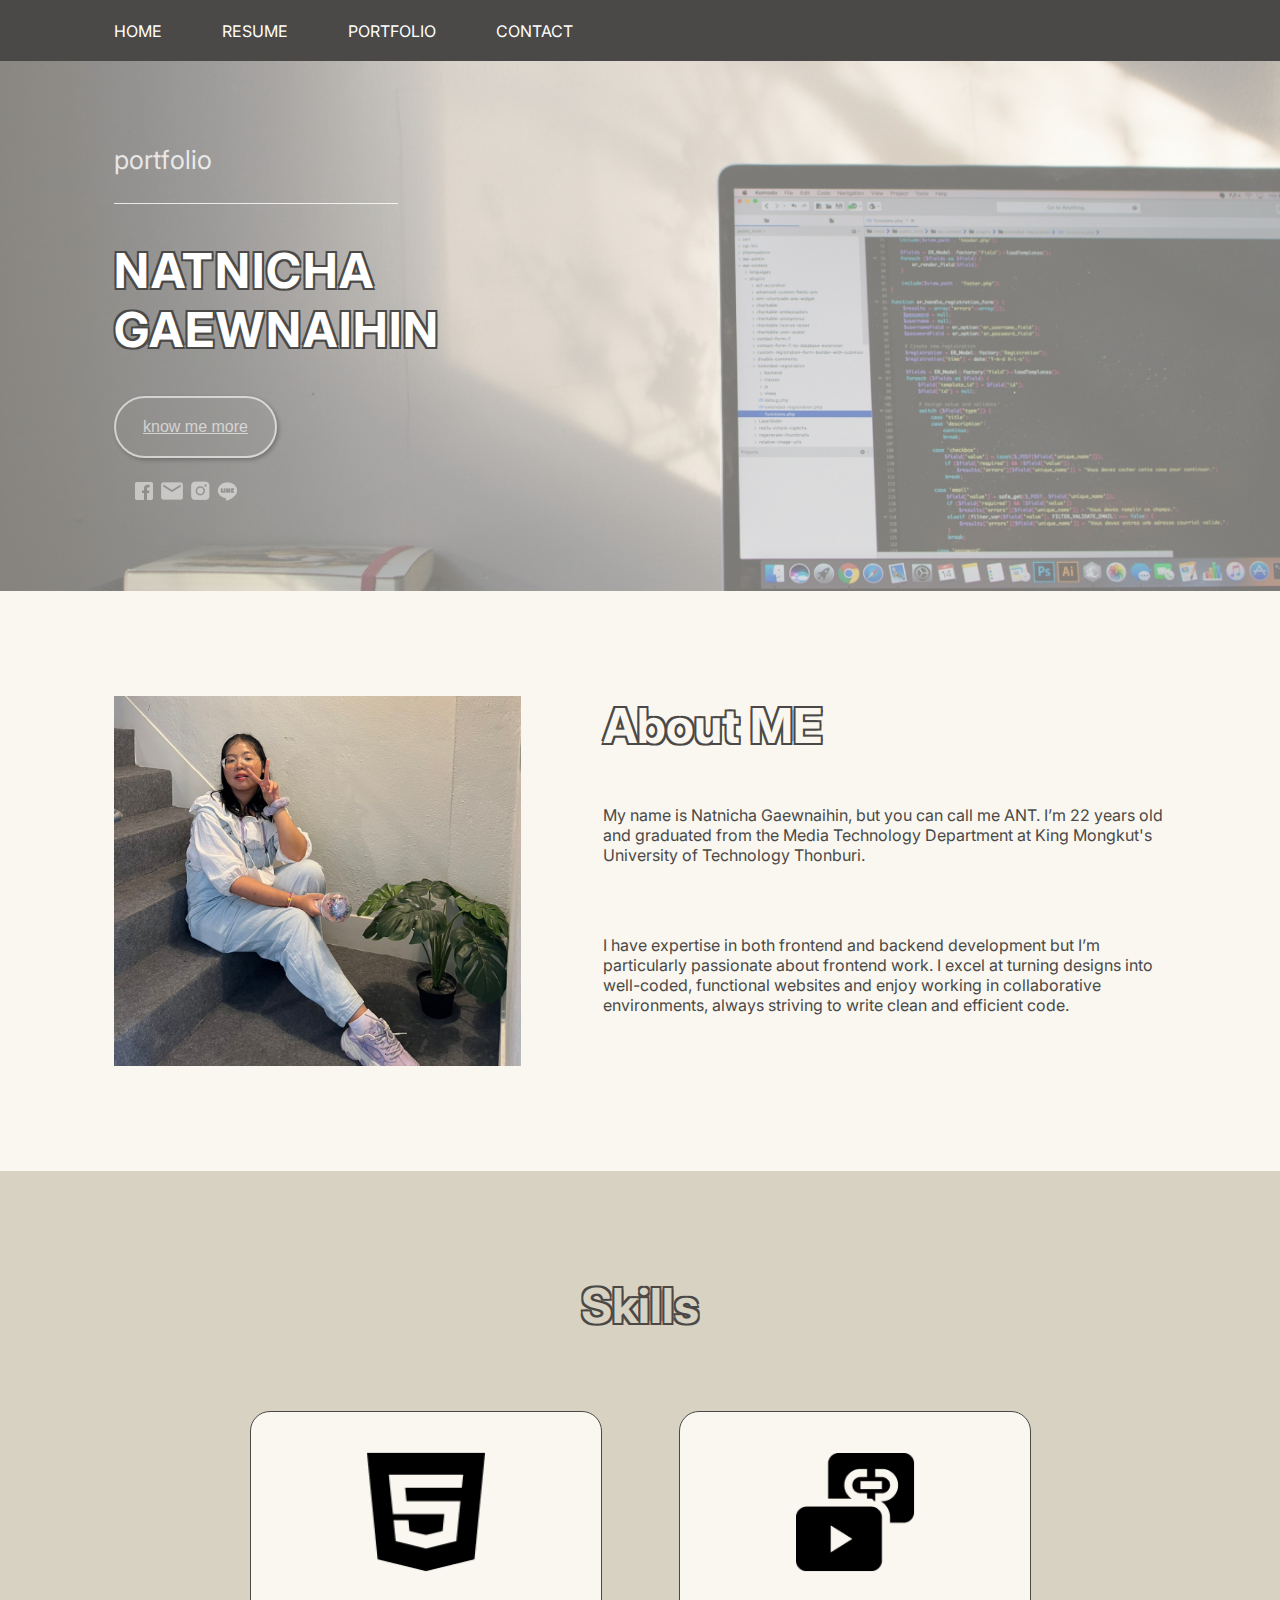
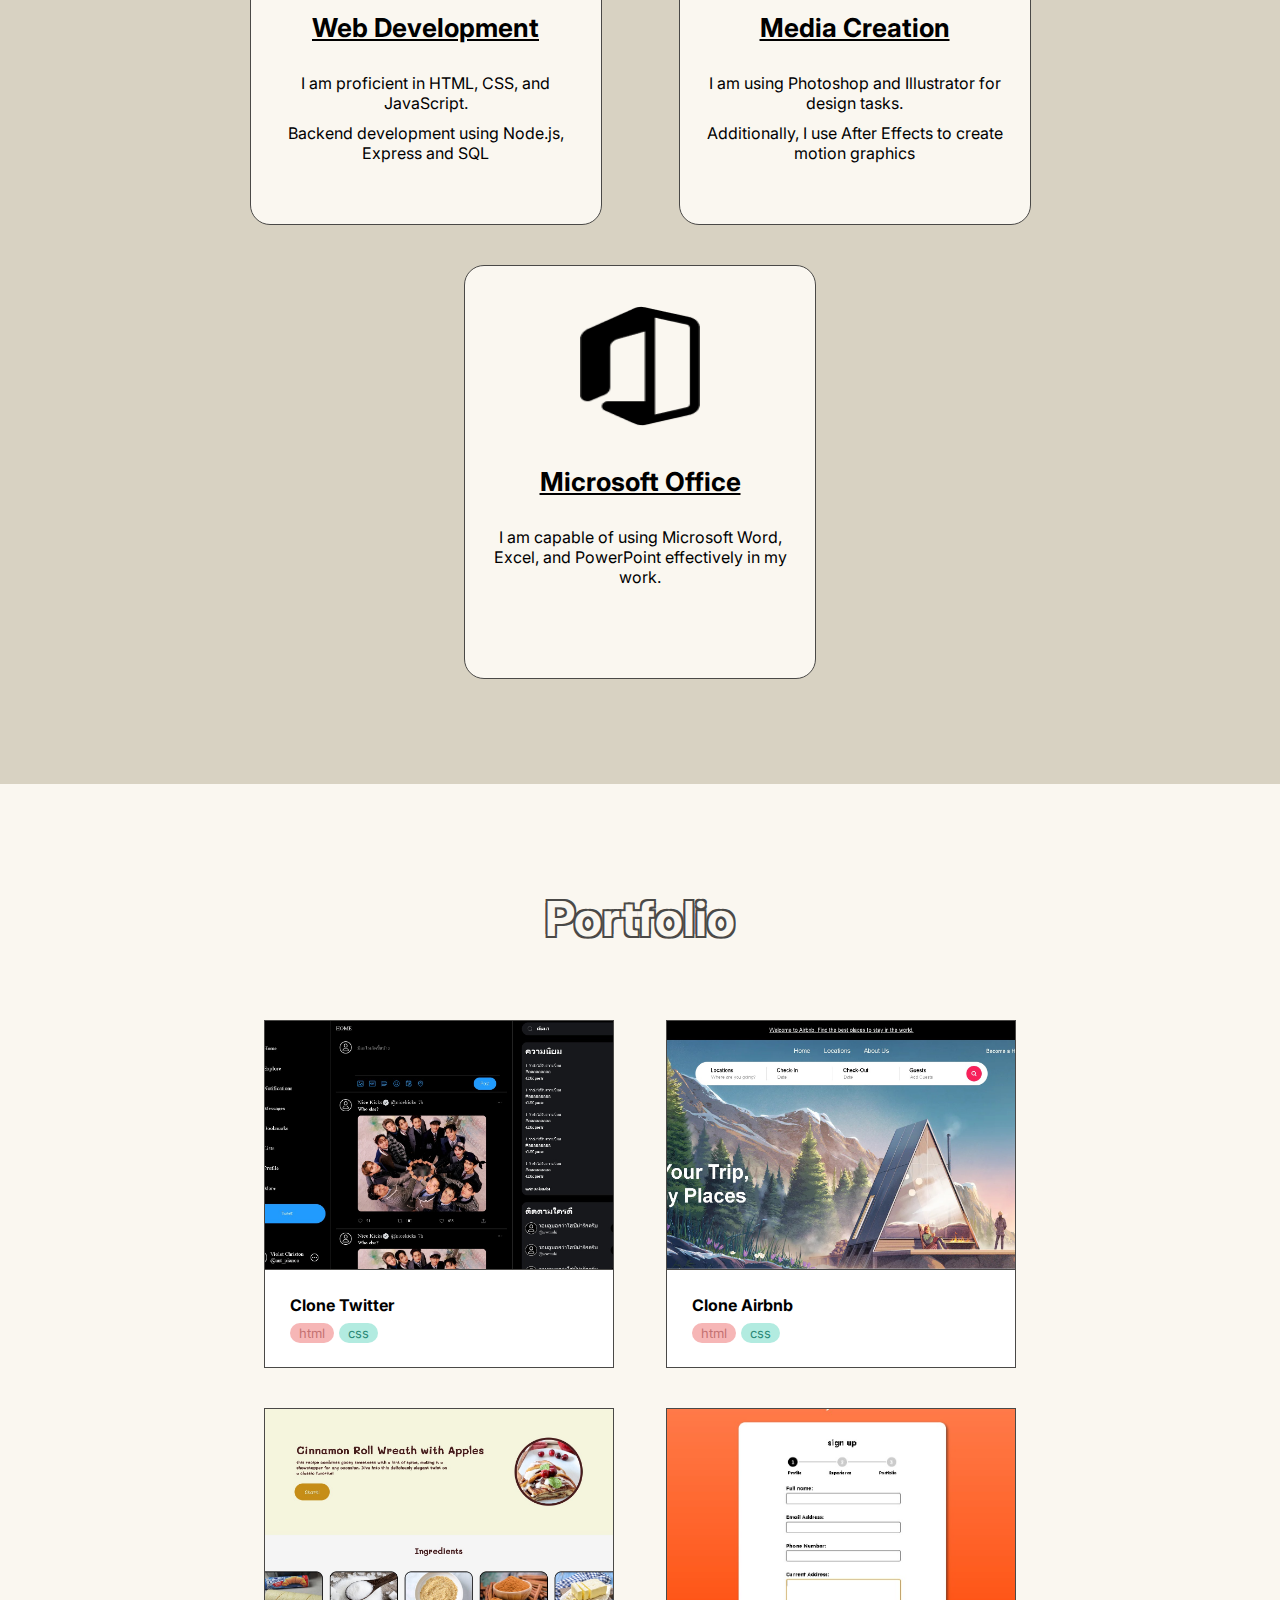
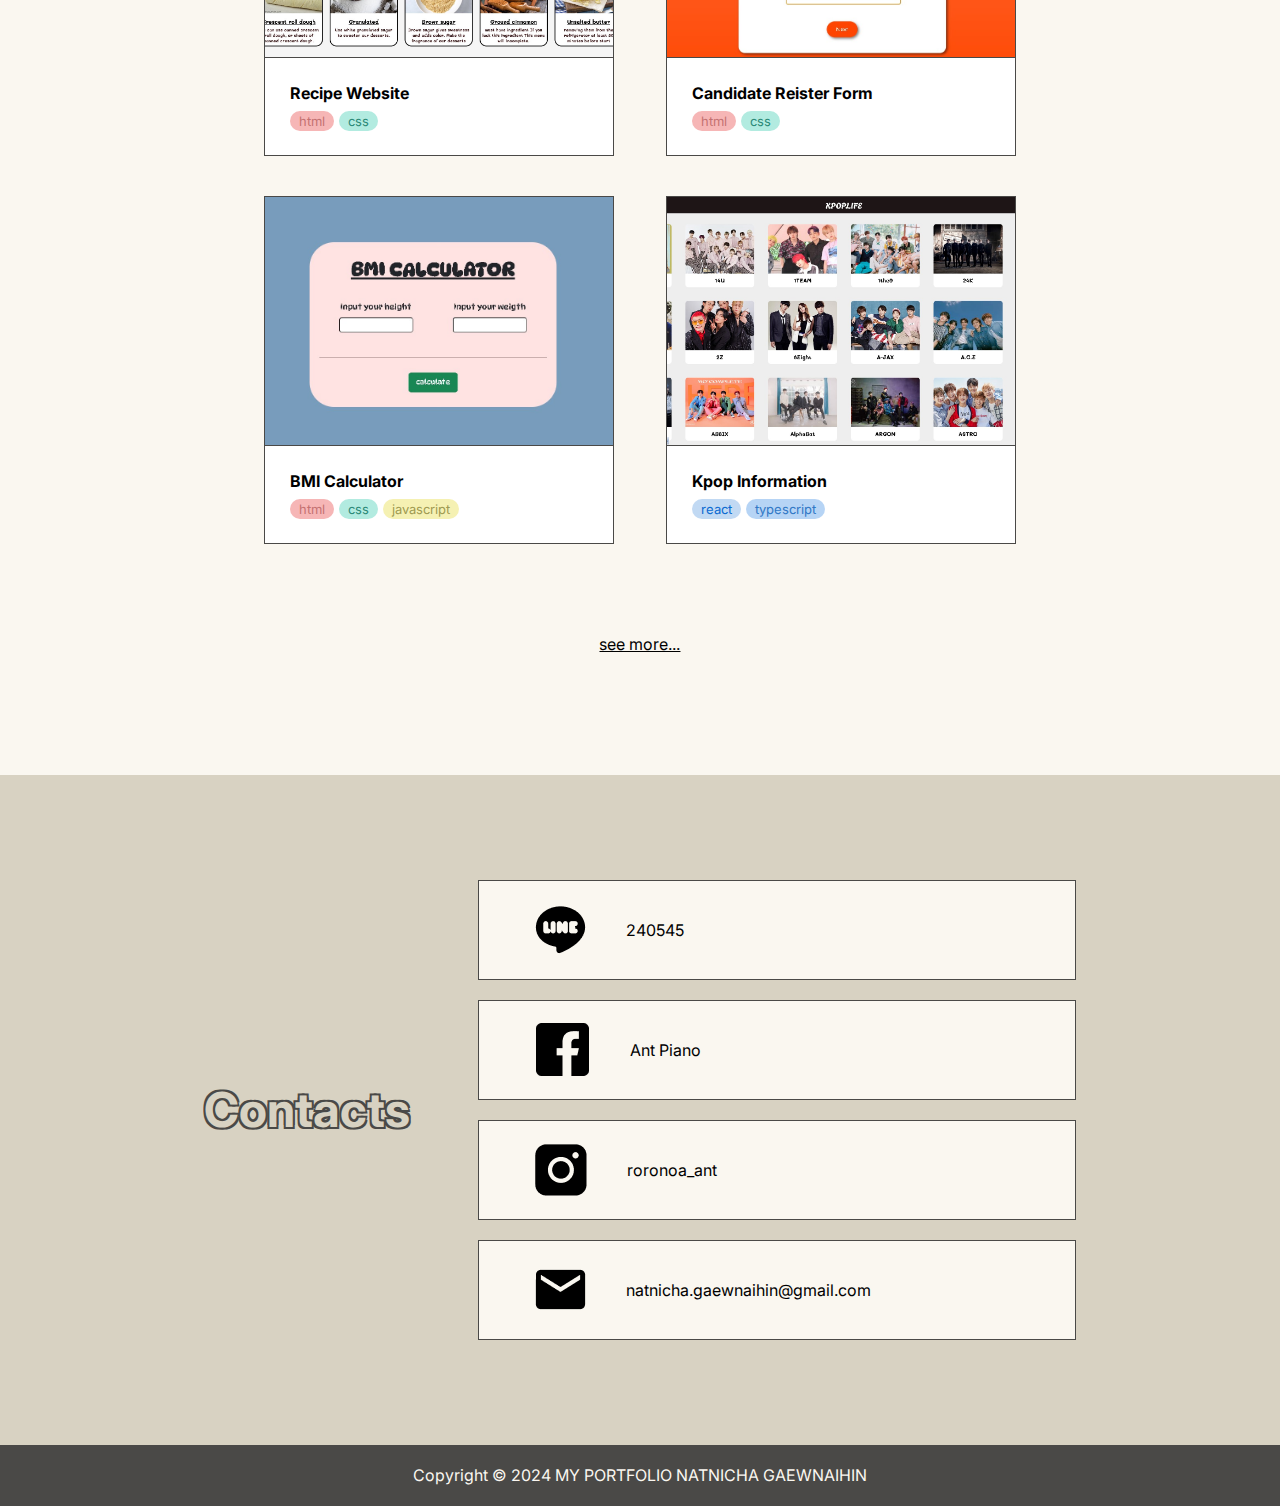
<file: index.html>
<!DOCTYPE html>
<html lang="en">

<head>
    <meta charset="UTF-8">
    <meta name="viewport" content="width=device-width, initial-scale=0.5">
    <title>Portfolio</title>
    <link rel="stylesheet" href="main.css">
    <link rel="preconnect" href="https://fonts.googleapis.com">
    <link rel="preconnect" href="https://fonts.gstatic.com" crossorigin>
    <link
        href="https://fonts.googleapis.com/css2?family=Inter:ital,opsz,wght@0,14..32,100..900;1,14..32,100..900&display=swap"
        rel="stylesheet">

</head>

<body>
    <div class="page">
        <nav class="nav-container container-padding black">
            <nav class="nav-content">
                <ul>
                    <li>
                        <a href="">HOME</a>
                    </li>
                    <li>
                        <a href="./resume.html">RESUME</a>
                    </li>
                    <li>
                        <a href="./portfolioPage.html" target="_self">PORTFOLIO</a>
                    </li>
                    <li>
                        <a id="contact-bar">CONTACT</a>
                    </li>
                </ul>
            </nav>
        </nav>
        <header class="header-container container-padding">
            <header class="header-content">
                <div class="text-size-26">portfolio</div>
                <div class="name text-size-48">NATNICHA</div>
                <div class="name text-size-48">GAEWNAIHIN</div>
                <button class="know-me-button text-size-16">know me more</button>
                <div class="header-contact">
                    <a href="https://www.facebook.com/ant.natnicha.1" target="_blank">
                        <img src="image/facebook.png" alt="facebook">
                    </a>
                    <a id="email">
                        <img src="image/email.png" alt="email">
                    </a>
                    <a href="https://www.instagram.com/roronoa_ant/" target="_blank">
                        <img src="image/instagram.png" alt="instagram">
                    </a>
                    <a href="" target="_blank">
                        <img src="image/line.png" alt="line">
                    </a>
                </div>
            </header>
        </header>
        <section class="about-me-container container-padding">
            <section class="about-me-content">
                <div class="about-me-image">
                    <img src="image/profile1.png" alt="">
                </div>
                <div class="about-me-text">
                    <div class="white-text text-size-48">About ME</div>
                    <div class="black-text text-size-16">My name is Natnicha Gaewnaihin, but you can call me ANT. I’m 22
                        years old and graduated from
                        the
                        Media Technology Department at King Mongkut's University of Technology Thonburi.</div>
                    <div class="black-text text-size-16">
                        I have expertise in both frontend and backend development but I’m particularly passionate about
                        frontend work. I excel at turning designs into well-coded, functional websites and enjoy working
                        in
                        collaborative environments, always striving to write clean and efficient code.</div>
                </div>
            </section>
        </section>
        <section class="skill-container container-padding cream">
            <section class="skill-content">
                <span class="text-size-48 cream-text">Skills</span>
                <ul class="skills">
                    <li>
                        <div class="white">
                            <img src="image/web develop.png" alt="">
                            <span class="text-size-26"><b>Web Development</b></span>
                            <span class="text-size-16">I am proficient in
                                HTML, CSS, and JavaScript.
                            </span>
                            <span class="text-size-16">Backend development using Node.js, Express and SQL</span>
                        </div>
                    </li>
                    <li>
                        <div class="white">
                            <img src="image/media creation.png" alt="">
                            <span class="text-size-26"><b>Media Creation</b></span>
                            <span class="text-size-16">I am using Photoshop and Illustrator for design tasks.
                            </span>
                            <span class="text-size-16">Additionally, I use After Effects to create motion
                                graphics</span>
                        </div>
                    </li>
                    <li>
                        <div class="white">
                            <img src="image/microsoft office.png" alt="">
                            <span class="text-size-26"><b>Microsoft Office</b></span>
                            <span class="text-size-16">I am capable of using Microsoft Word, Excel, and PowerPoint
                                effectively in my work.
                            </span>
                        </div>
                    </li>

                </ul>
            </section>
        </section>
        <section class="project-container container-padding">
            <section class="project-content">
                <span class="text-size-48 white-text">Portfolio</span>
                <ul class="project-list">
                    <!-- <li>
                        <a href="clone-twitter/main.html" target="_blank">
                            <div class="project-image">
                                <img src="image/twitter-clone.jpg" alt="">
                            </div>
                            <div class="project-text">
                                <span class="text-size-16"><b> Clone Twitter</b></span>
                                <div>
                                    <span class="css">css</span>
                                    <span class="css"></span>
                                </div>

                                <span class="text-size-16">clone twitter with tml and css.</span>
                            </div>
                        </a>
                    </li>
                    <li>
                        <a href="airbnb-clone/main.html" target="_blank">
                            <div class="project-image">
                                <img src="image/airbnb-clone.jpg" alt="">
                            </div>
                            <div class="project-text">
                                <span class="text-size-16"><b> Airbnb Twitter</b></span>
                                <span class="text-size-16">clone airbnb with html and css.</span>
                            </div>
                        </a>
                    </li>
                    <li>
                        <a href="recipe/recipe.html" target="_blank">
                            <div class="project-image">
                                <img src="image/recipe.jpg" alt="">
                            </div>
                            <div class="project-text">
                                <span class="text-size-16"><b> Recipe Website</b></span>
                                <span class="text-size-16">create recipe website with html and css.</span>
                            </div>
                        </a>
                    </li>
                    <li>
                        <a href="register/main.html" target="_blank">
                            <div class="project-image">
                                <img src="image/candidate-register.jpg" alt="">
                            </div>
                            <div class="project-text">
                                <span class="text-size-16"><b>Candidate Register Form</b></span>
                                <span class="text-size-16">create form website with html and css.</span>
                            </div>
                        </a>
                    </li>
                    <div class="seemore">
                        <a href="" class="text-size-16">see more...</a>
                    </div> -->
                </ul>
            </section>

        </section>
        <section class="contact-container container-padding cream" id="contact-container">
            <section class="contact-content">
                <div>
                    <span class="text-size-48 cream-text">Contacts</span>
                </div>
                <div class="contact-list">
                    <div class="contact-detail white">
                        <img src="image/line1.png" alt="">
                        <span class="text-size-16">240545</span>
                    </div>
                    <div class="contact-detail white">
                        <img src="image/facebook1.png" alt="">
                        <span class="text-size-16">Ant Piano</span>
                    </div>
                    <div class="contact-detail white">
                        <img src="image/instagram1.png" alt="">
                        <span class="text-size-16">roronoa_ant</span>
                    </div>
                    <div class="contact-detail white">
                        <img src="image/email1.png" alt="">
                        <span class="text-size-16">natnicha.gaewnaihin@gmail.com</span>
                    </div>
                </div>
            </section>
        </section>
        <footer class="footer-container container-padding black">
            <footer class="footer-content">
                <span class="white-text">Copyright © 2024 MY PORTFOLIO NATNICHA GAEWNAIHIN</span>
            </footer>
        </footer>
        </section>
    </div>
    <script src="main.js"></script>
</body>

</html>
</file>
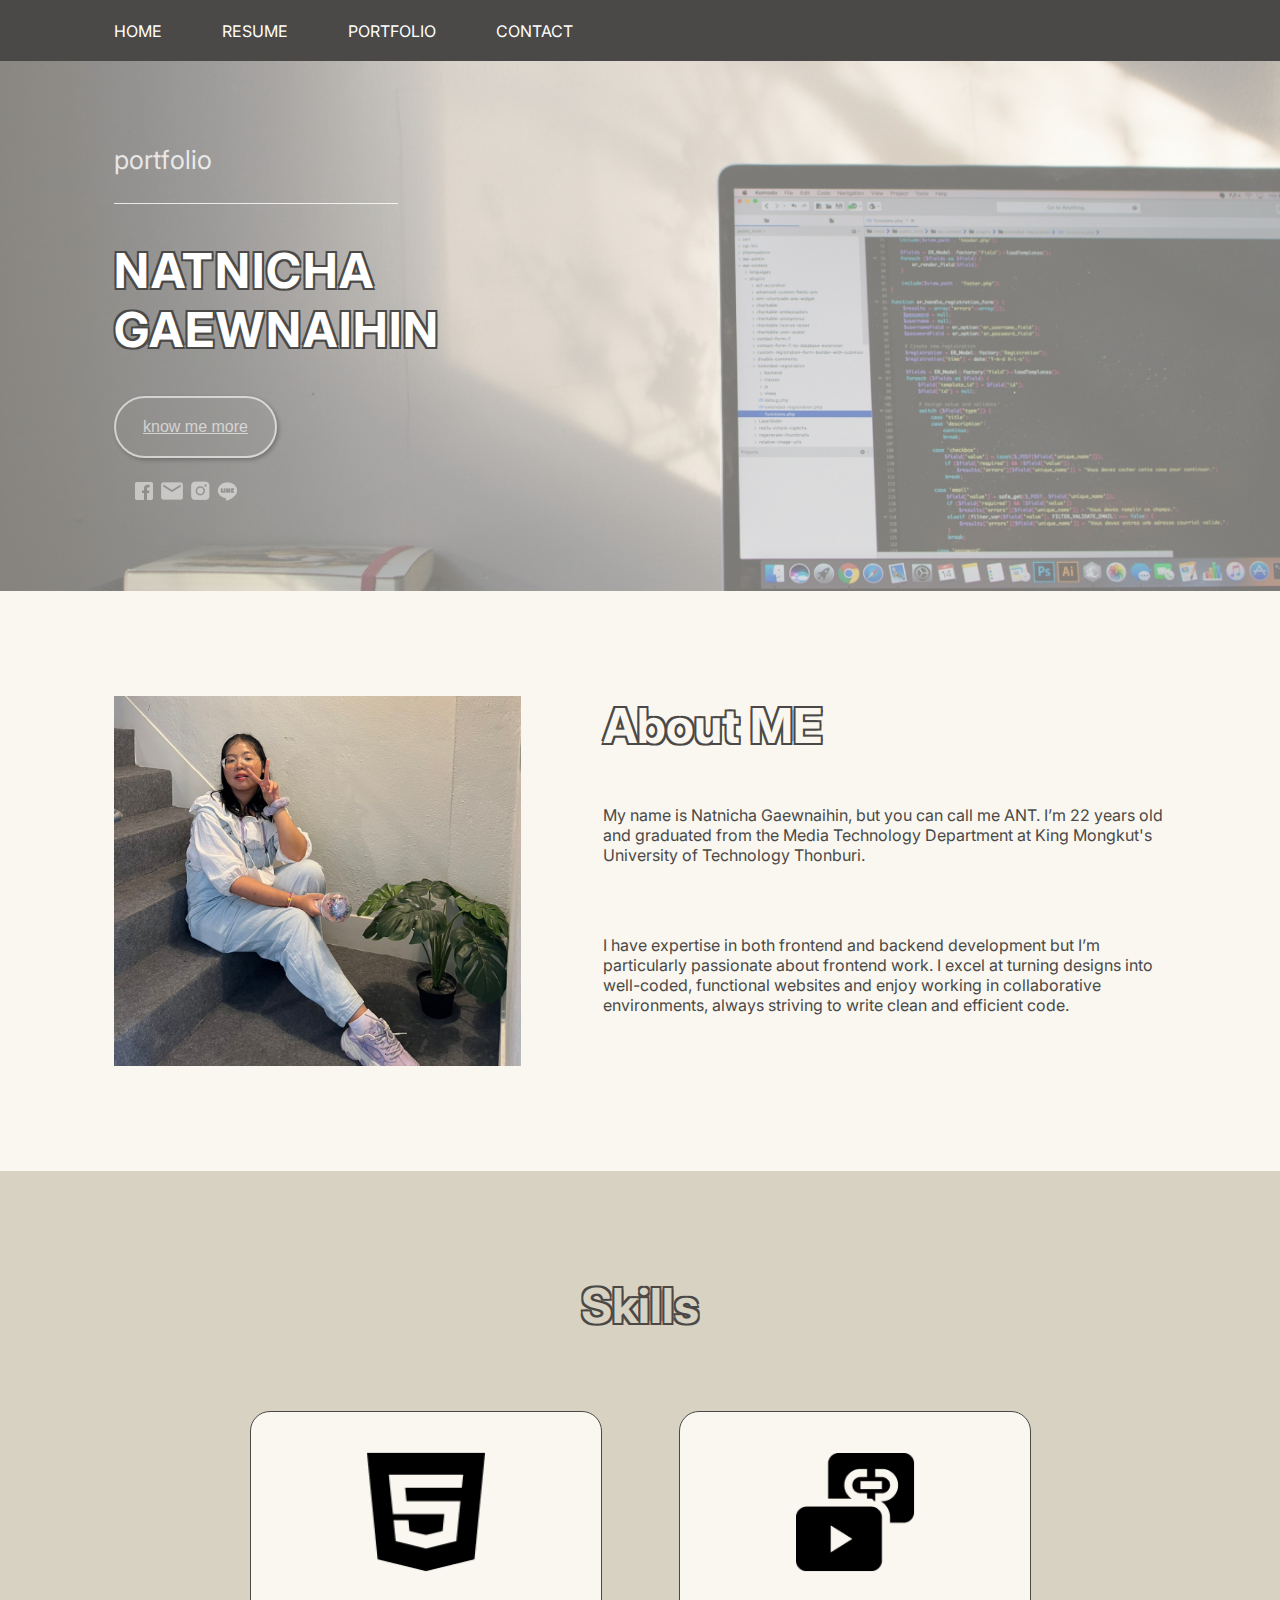
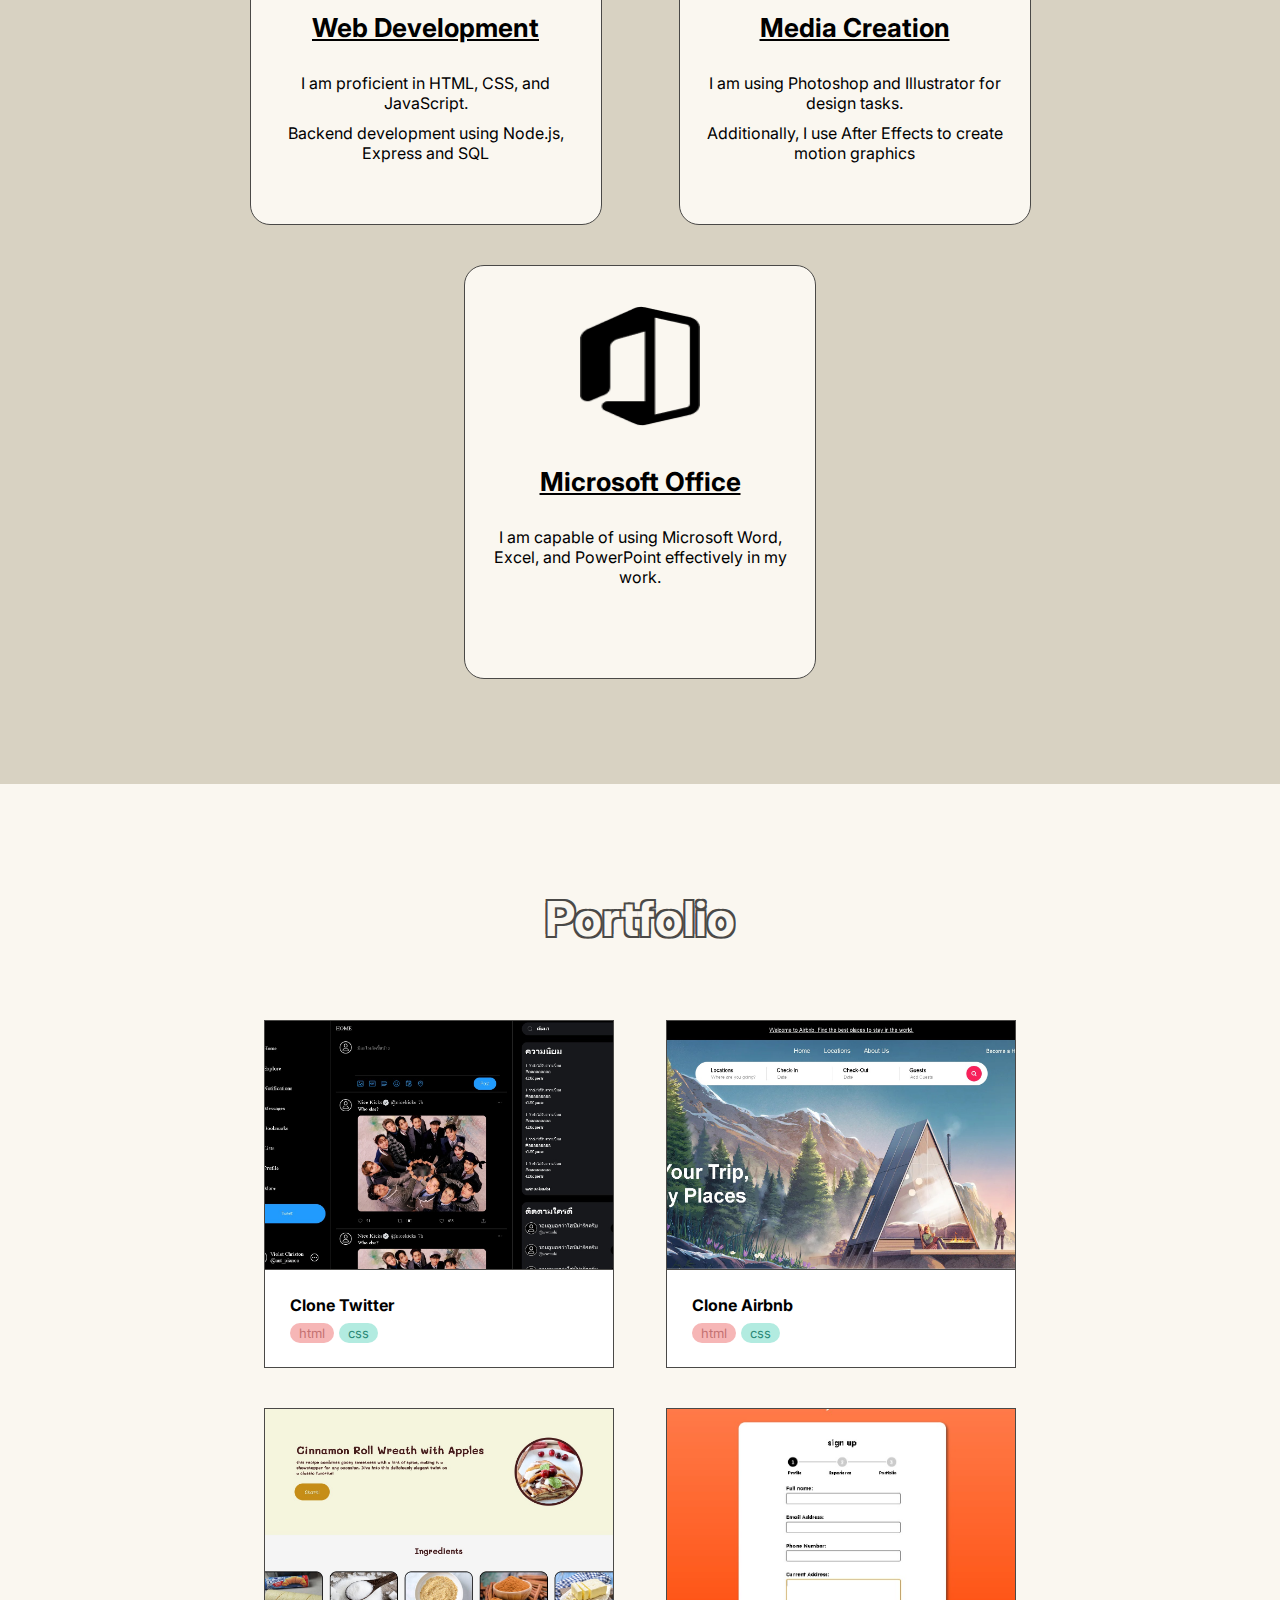
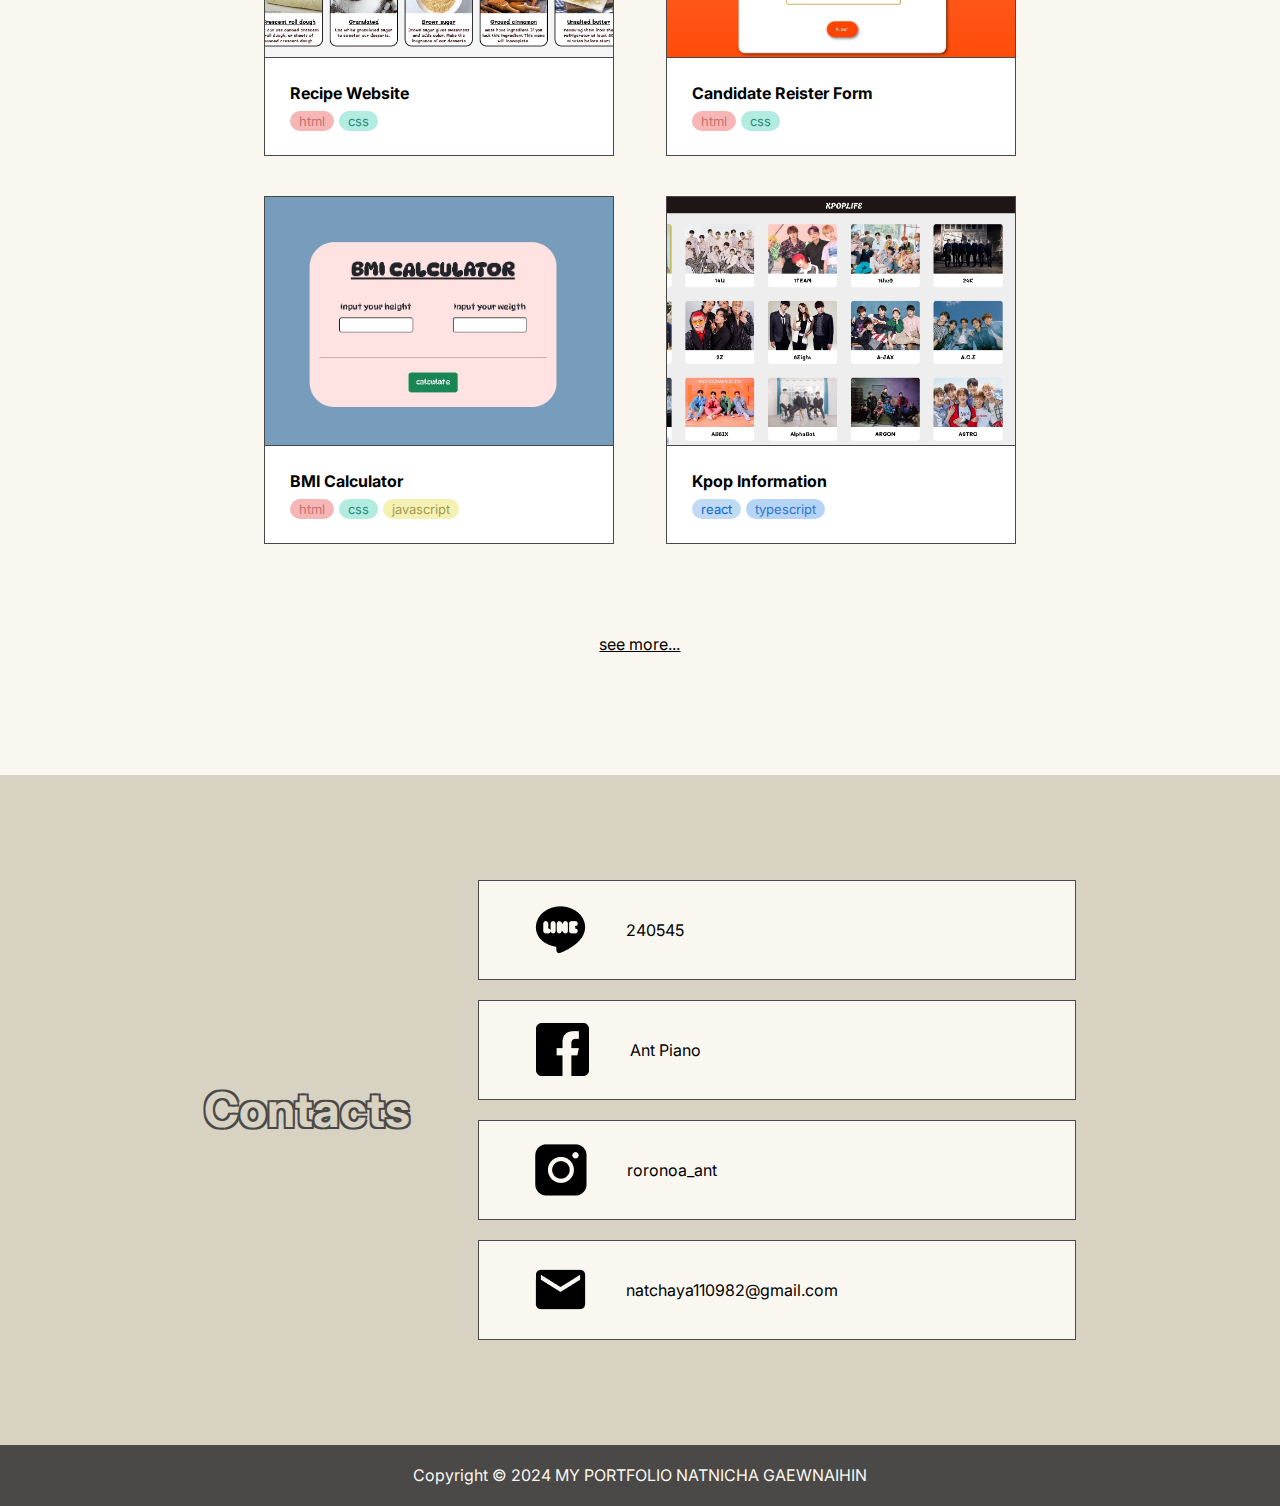
<file: main.html>
<!DOCTYPE html>
<html lang="en">

<head>
    <meta charset="UTF-8">
    <meta name="viewport" content="width=device-width, initial-scale=1.0">
    <title>Portfolio</title>
    <link rel="stylesheet" href="main.css">
    <link rel="preconnect" href="https://fonts.googleapis.com">
    <link rel="preconnect" href="https://fonts.gstatic.com" crossorigin>
    <link
        href="https://fonts.googleapis.com/css2?family=Inter:ital,opsz,wght@0,14..32,100..900;1,14..32,100..900&display=swap"
        rel="stylesheet">

</head>

<body>
    <div class="page">
        <nav class="nav-container container-padding black">
            <nav class="nav-content">
                <ul>
                    <li>
                        <a href="">HOME</a>
                    </li>
                    <li>
                        <a href="./resume.html">RESUME</a>
                    </li>
                    <li>
                        <a href="./portfolioPage.html" target="_self">PORTFOLIO</a>
                    </li>
                    <li>
                        <a id="contact-bar">CONTACT</a>
                    </li>
                </ul>
            </nav>
        </nav>
        <header class="header-container container-padding">
            <header class="header-content">
                <div class="text-size-26">portfolio</div>
                <div class="name text-size-48">NATNICHA</div>
                <div class="name text-size-48">GAEWNAIHIN</div>
                <button class="know-me-button text-size-16">know me more</button>
                <div class="header-contact">
                    <a href="https://www.facebook.com/ant.natnicha.1" target="_blank">
                        <img src="image/facebook.png" alt="facebook">
                    </a>
                    <a id="email">
                        <img src="image/email.png" alt="email">
                    </a>
                    <a href="https://www.instagram.com/roronoa_ant/" target="_blank">
                        <img src="image/instagram.png" alt="instagram">
                    </a>
                    <a href="" target="_blank">
                        <img src="image/line.png" alt="line">
                    </a>
                </div>
            </header>
        </header>
        <section class="about-me-container container-padding">
            <section class="about-me-content">
                <div class="about-me-image">
                    <img src="image/profile1.png" alt="">
                </div>
                <div class="about-me-text">
                    <div class="white-text text-size-48">About ME</div>
                    <div class="black-text text-size-16">My name is Natnicha Gaewnaihin, but you can call me ANT. I’m 22
                        years old and graduated from
                        the
                        Media Technology Department at King Mongkut's University of Technology Thonburi.</div>
                    <div class="black-text text-size-16">
                        I have expertise in both frontend and backend development but I’m particularly passionate about
                        frontend work. I excel at turning designs into well-coded, functional websites and enjoy working
                        in
                        collaborative environments, always striving to write clean and efficient code.</div>
                </div>
            </section>
        </section>
        <section class="skill-container container-padding cream">
            <section class="skill-content">
                <span class="text-size-48 cream-text">Skills</span>
                <ul class="skills">
                    <li>
                        <div class="white">
                            <img src="image/web develop.png" alt="">
                            <span class="text-size-26"><b>Web Development</b></span>
                            <span class="text-size-16">I am proficient in
                                HTML, CSS, and JavaScript.
                            </span>
                            <span class="text-size-16">Backend development using Node.js, Express and SQL</span>
                        </div>
                    </li>
                    <li>
                        <div class="white">
                            <img src="image/media creation.png" alt="">
                            <span class="text-size-26"><b>Media Creation</b></span>
                            <span class="text-size-16">I am using Photoshop and Illustrator for design tasks.
                            </span>
                            <span class="text-size-16">Additionally, I use After Effects to create motion
                                graphics</span>
                        </div>
                    </li>
                    <li>
                        <div class="white">
                            <img src="image/microsoft office.png" alt="">
                            <span class="text-size-26"><b>Microsoft Office</b></span>
                            <span class="text-size-16">I am capable of using Microsoft Word, Excel, and PowerPoint
                                effectively in my work.
                            </span>
                        </div>
                    </li>

                </ul>
            </section>
        </section>
        <section class="project-container container-padding">
            <section class="project-content">
                <span class="text-size-48 white-text">Portfolio</span>
                <ul class="project-list">
                    <!-- <li>
                        <a href="clone-twitter/main.html" target="_blank">
                            <div class="project-image">
                                <img src="image/twitter-clone.jpg" alt="">
                            </div>
                            <div class="project-text">
                                <span class="text-size-16"><b> Clone Twitter</b></span>
                                <div>
                                    <span class="css">css</span>
                                    <span class="css"></span>
                                </div>

                                <span class="text-size-16">clone twitter with tml and css.</span>
                            </div>
                        </a>
                    </li>
                    <li>
                        <a href="airbnb-clone/main.html" target="_blank">
                            <div class="project-image">
                                <img src="image/airbnb-clone.jpg" alt="">
                            </div>
                            <div class="project-text">
                                <span class="text-size-16"><b> Airbnb Twitter</b></span>
                                <span class="text-size-16">clone airbnb with html and css.</span>
                            </div>
                        </a>
                    </li>
                    <li>
                        <a href="recipe/recipe.html" target="_blank">
                            <div class="project-image">
                                <img src="image/recipe.jpg" alt="">
                            </div>
                            <div class="project-text">
                                <span class="text-size-16"><b> Recipe Website</b></span>
                                <span class="text-size-16">create recipe website with html and css.</span>
                            </div>
                        </a>
                    </li>
                    <li>
                        <a href="register/main.html" target="_blank">
                            <div class="project-image">
                                <img src="image/candidate-register.jpg" alt="">
                            </div>
                            <div class="project-text">
                                <span class="text-size-16"><b>Candidate Register Form</b></span>
                                <span class="text-size-16">create form website with html and css.</span>
                            </div>
                        </a>
                    </li>
                    <div class="seemore">
                        <a href="" class="text-size-16">see more...</a>
                    </div> -->
                </ul>
            </section>

        </section>
        <section class="contact-container container-padding cream" id="contact-container">
            <section class="contact-content">
                <div>
                    <span class="text-size-48 cream-text">Contacts</span>
                </div>
                <div class="contact-list">
                    <div class="contact-detail white">
                        <img src="image/line1.png" alt="">
                        <span class="text-size-16">240545</span>
                    </div>
                    <div class="contact-detail white">
                        <img src="image/facebook1.png" alt="">
                        <span class="text-size-16">Ant Piano</span>
                    </div>
                    <div class="contact-detail white">
                        <img src="image/instagram1.png" alt="">
                        <span class="text-size-16">roronoa_ant</span>
                    </div>
                    <div class="contact-detail white">
                        <img src="image/email1.png" alt="">
                        <span class="text-size-16">natchaya110982@gmail.com</span>
                    </div>
                </div>
            </section>
        </section>
        <footer class="footer-container container-padding black">
            <footer class="footer-content">
                <span class="white-text">Copyright © 2024 MY PORTFOLIO NATNICHA GAEWNAIHIN</span>
            </footer>
        </footer>
        </section>
    </div>
    <script src="main.js"></script>
</body>

</html>
</file>
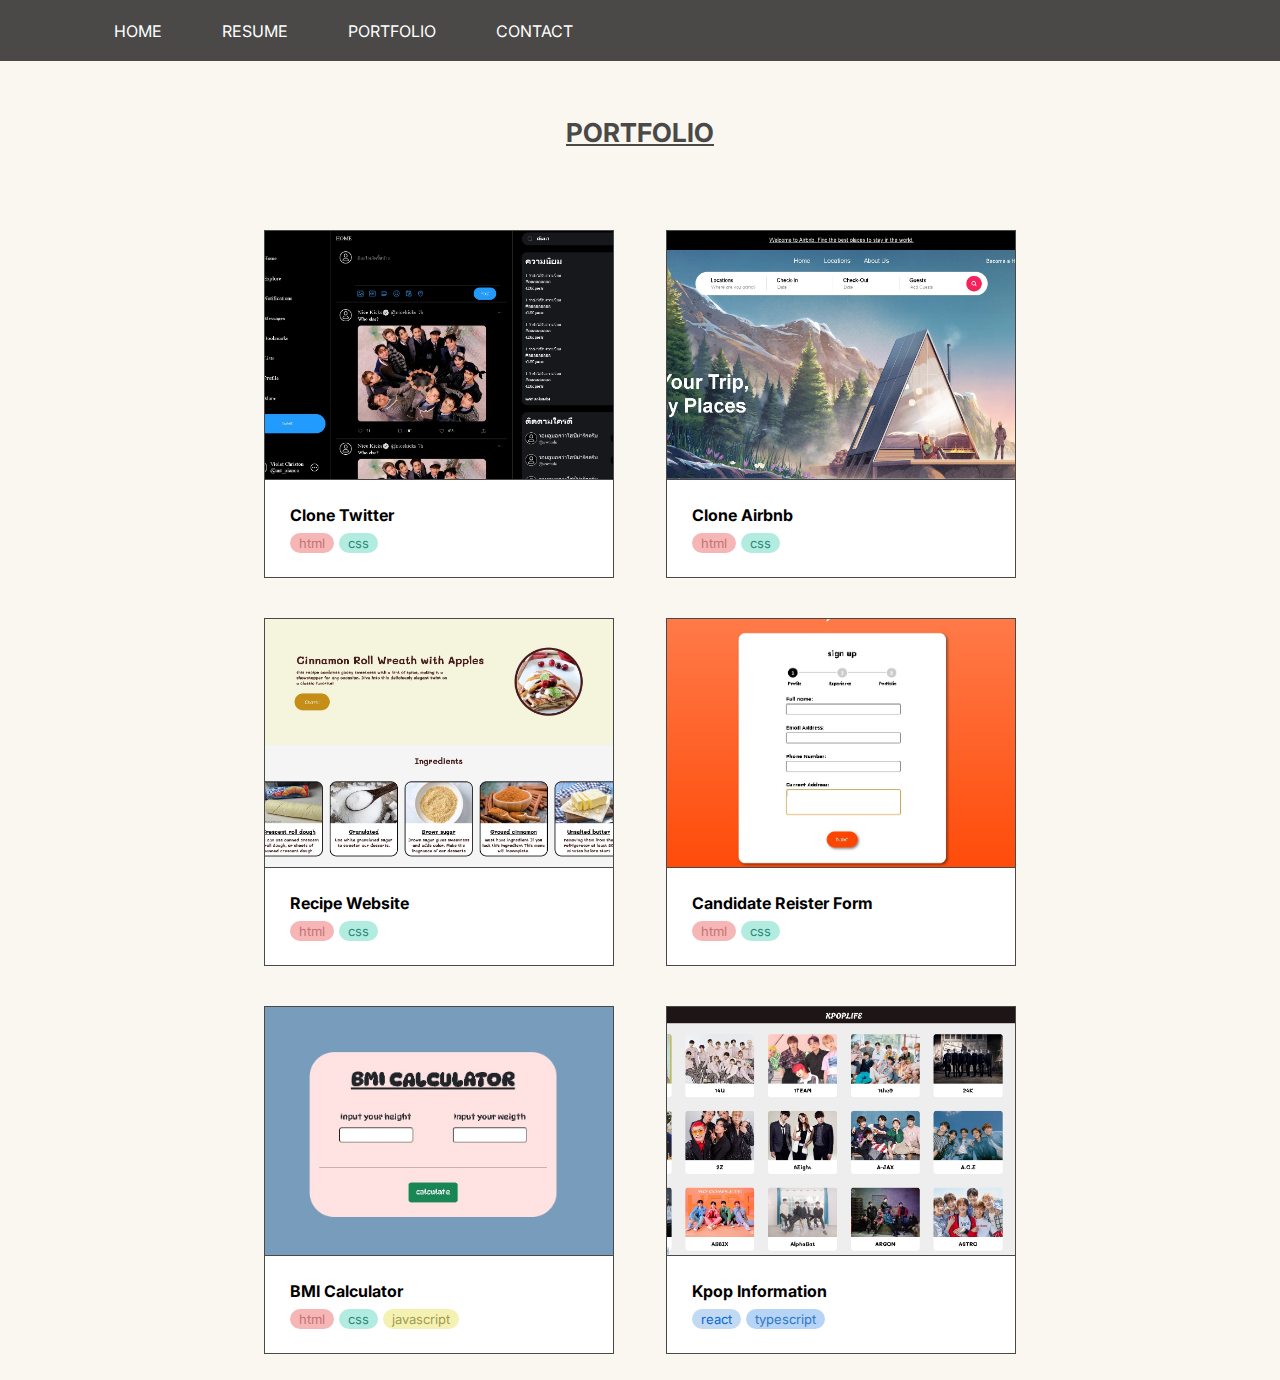
<file: portfolioPage.html>
<!DOCTYPE html>
<html lang="en">

<head>
    <meta charset="UTF-8">
    <meta name="viewport" content="width=device-width, initial-scale=0.5">
    <title>Portfolio</title>
    <link rel="stylesheet" href="./main.css">
    <link rel="stylesheet" href="./portfolioPage.css">
    <link rel="preconnect" href="https://fonts.googleapis.com">
    <link rel="preconnect" href="https://fonts.gstatic.com" crossorigin>
    <link
        href="https://fonts.googleapis.com/css2?family=Inter:ital,opsz,wght@0,14..32,100..900;1,14..32,100..900&display=swap"
        rel="stylesheet">
</head>

<body>
    <div class="page">
        <nav class="nav-container container-padding black">
            <nav class="nav-content">
                <ul>
                    <li>
                        <a href="./index.html">HOME</a>
                    </li>
                    <li>
                        <a href="./resume.html">RESUME</a>
                    </li>
                    <li>
                        <a href="./portfolioPage.html" target="_self">PORTFOLIO</a>
                    </li>
                    <li>
                        <a id="contact-bar">CONTACT</a>
                    </li>
                </ul>
            </nav>
        </nav>
        <!-- <section class="search-bar">
            <div class="filter">
                <button class="filter-button black-text">Filter by Skill</button>
                <div class="skillList">
                    <label><input type="checkbox" value="html"> HTML</label><br>
                    <label><input type="checkbox" value="CSS"> CSS</label><br>
                    <label><input type="checkbox" value="javascript"> JAVASCRIPT</label>
                </div>
            </div>
        </section> -->
        <div class="title-port text-size-26 black-text">
            <p><b>PORTFOLIO</b></p>
        </div>
        <section class="project-container container-padding-portfolio">
      
            <section class="project-content">
                <ul class="project-list-portfolio">

                </ul>
            </section>
        </section>


    </div>
    <script src="./portfolioPage.js"></script>
</body>

</html>

<!-- "project6": {
    "projectname": "Kpop Information",
    "skill": ["react","typescript"],
    "link": "https://kpop-information.vercel.app/",
    "image":"image/bmi-calculator.jpg",
    "pin":"true"
  } -->
</file>
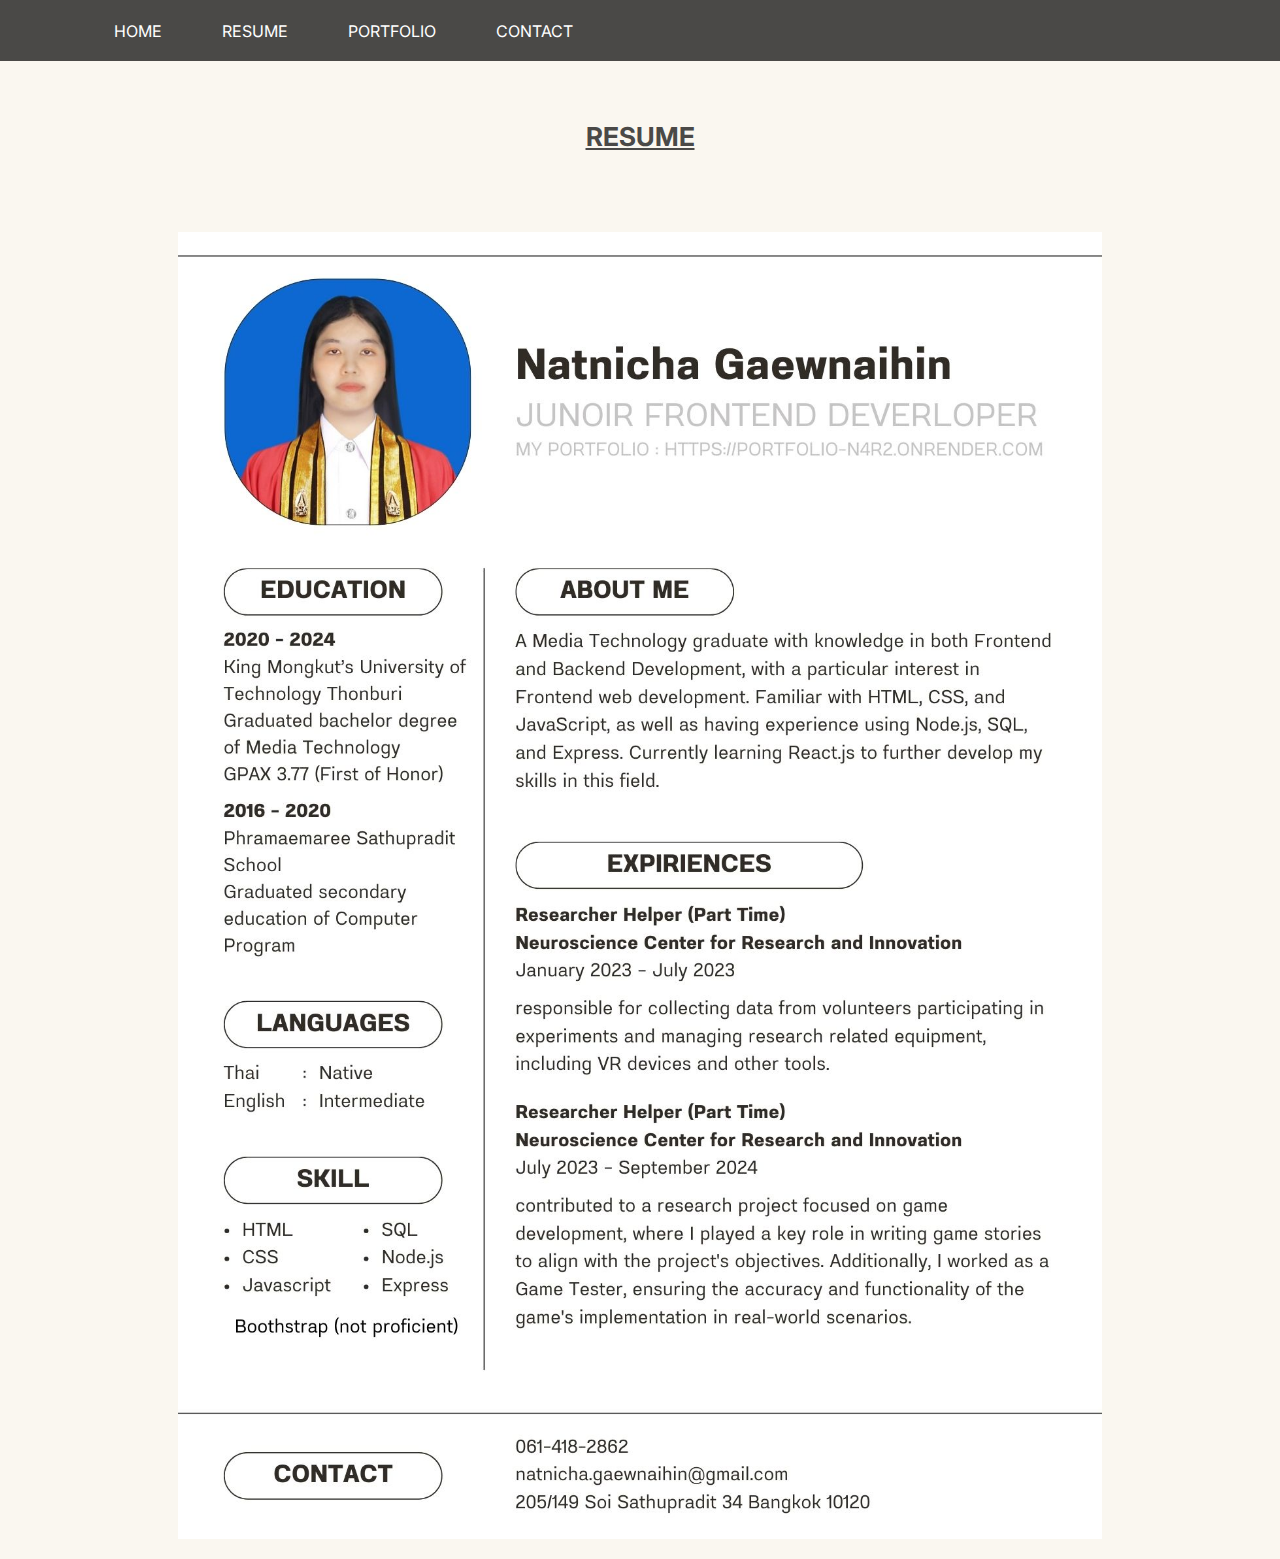
<file: resume.html>
<!DOCTYPE html>
<html lang="en">

<head>
    <meta charset="UTF-8">
    <meta name="viewport" content="width=device-width, initial-scale=0.5">
    <link rel="stylesheet" href="./main.css">
    <link rel="stylesheet" href="./portfolioPage.css">
    <link rel="stylesheet" href="./resume.css">
    <link rel="preconnect" href="https://fonts.googleapis.com">
    <link rel="preconnect" href="https://fonts.gstatic.com" crossorigin>
    <link
        href="https://fonts.googleapis.com/css2?family=Inter:ital,opsz,wght@0,14..32,100..900;1,14..32,100..900&display=swap"
        rel="stylesheet">
    <title>Resume</title>
</head>

<body>
    <div class="page">
        <nav class="nav-container container-padding black">
            <nav class="nav-content">
                <ul>
                    <li>
                        <a href="./index.html">HOME</a>
                    </li>
                    <li>
                        <a href="">RESUME</a>
                    </li>
                    <li>
                        <a href="./portfolioPage.html" target="_self">PORTFOLIO</a>
                    </li>
                    <li>
                        <a id="contact-bar">CONTACT</a>
                    </li>
                </ul>
            </nav>
        </nav>
        <section class="resumeContent">
            <h1>RESUME</h1>
            <img src="./image/resume.jpg" alt="resume">
        </section>
    </div>
   <script src="./resume.js"></script>
</body>

</html>
</file>
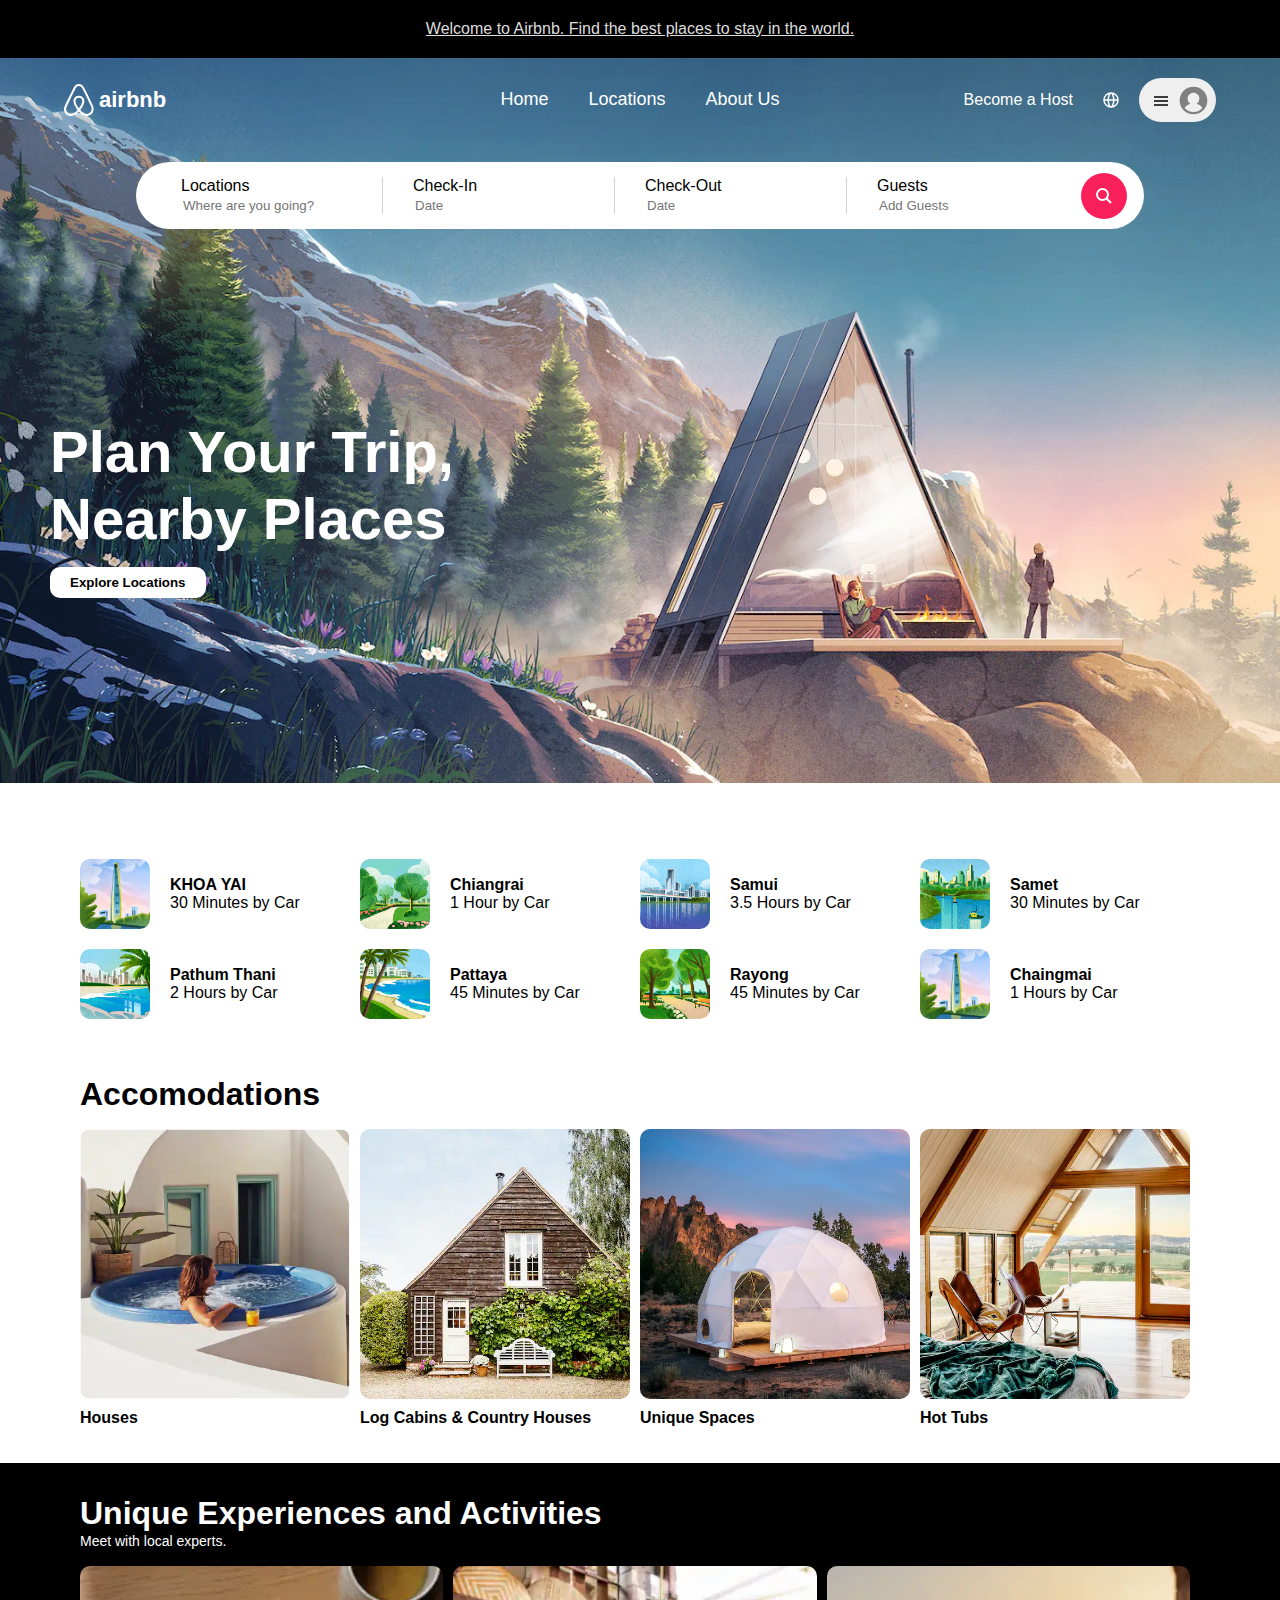
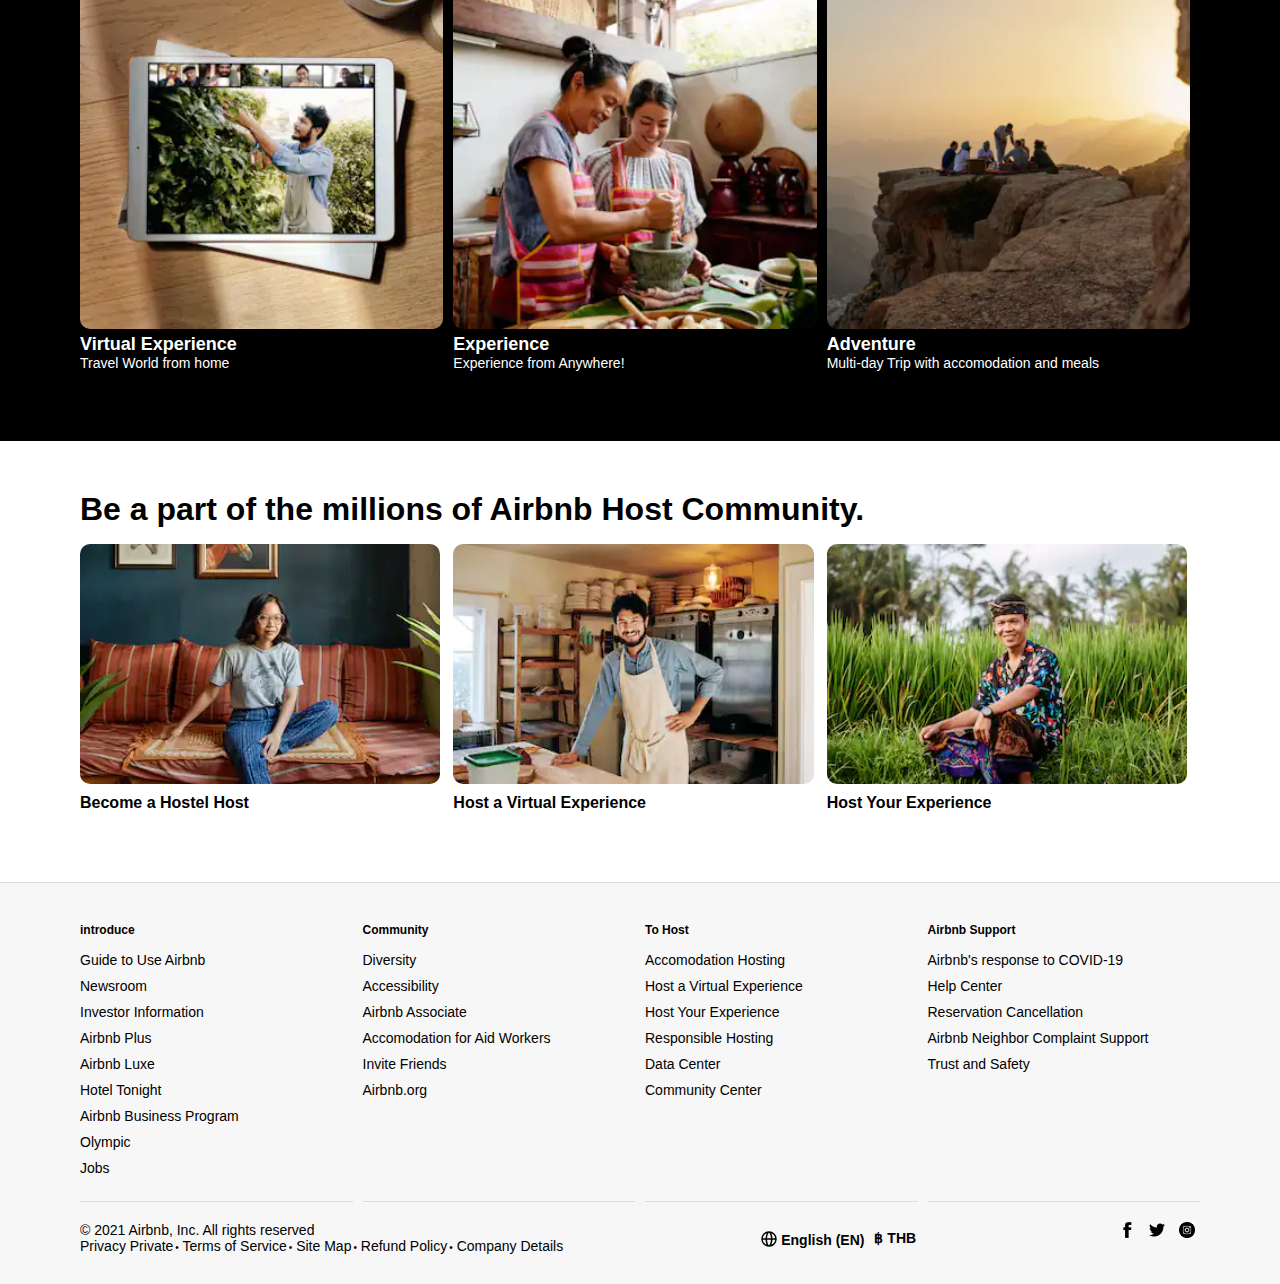
<file: airbnb-clone/main.html>
<!DOCTYPE html>
<html lang="en">

<head>
    <meta charset="UTF-8">
    <meta name="viewport" content="width=device-width, initial-scale=1.0">
    <title>Document</title>
    <link rel="stylesheet" href="style.css">
</head>

<body>
    <div class="container">
        <div class="title-container">
            <a href="#">Welcome to Airbnb. Find the best places to stay in the world.</a>
        </div>

        <header class="header-container">
            <div class="menu-container">
                <div class="logo">
                    <a href="">
                        <svg width="30" height="32" fill="#FFFFFF">
                            <path
                                d="M29.24 22.68c-.16-.39-.31-.8-.47-1.15l-.74-1.67-.03-.03c-2.2-4.8-4.55-9.68-7.04-14.48l-.1-.2c-.25-.47-.5-.99-.76-1.47-.32-.57-.63-1.18-1.14-1.76a5.3 5.3 0 00-8.2 0c-.47.58-.82 1.19-1.14 1.76-.25.52-.5 1.03-.76 1.5l-.1.2c-2.45 4.8-4.84 9.68-7.04 14.48l-.06.06c-.22.52-.48 1.06-.73 1.64-.16.35-.32.73-.48 1.15a6.8 6.8 0 007.2 9.23 8.38 8.38 0 003.18-1.1c1.3-.73 2.55-1.79 3.95-3.32 1.4 1.53 2.68 2.59 3.95 3.33A8.38 8.38 0 0022.75 32a6.79 6.79 0 006.75-5.83 5.94 5.94 0 00-.26-3.5zm-14.36 1.66c-1.72-2.2-2.84-4.22-3.22-5.95a5.2 5.2 0 01-.1-1.96c.07-.51.26-.96.52-1.34.6-.87 1.65-1.41 2.8-1.41a3.3 3.3 0 012.8 1.4c.26.4.45.84.51 1.35.1.58.06 1.25-.1 1.96-.38 1.7-1.5 3.74-3.21 5.95zm12.74 1.48a4.76 4.76 0 01-2.9 3.75c-.76.32-1.6.41-2.42.32-.8-.1-1.6-.36-2.42-.84a15.64 15.64 0 01-3.63-3.1c2.1-2.6 3.37-4.97 3.85-7.08.23-1 .26-1.9.16-2.73a5.53 5.53 0 00-.86-2.2 5.36 5.36 0 00-4.49-2.28c-1.85 0-3.5.86-4.5 2.27a5.18 5.18 0 00-.85 2.21c-.13.84-.1 1.77.16 2.73.48 2.11 1.78 4.51 3.85 7.1a14.33 14.33 0 01-3.63 3.12c-.83.48-1.62.73-2.42.83a4.76 4.76 0 01-5.32-4.07c-.1-.8-.03-1.6.29-2.5.1-.32.25-.64.41-1.02.22-.52.48-1.06.73-1.6l.04-.07c2.16-4.77 4.52-9.64 6.97-14.41l.1-.2c.25-.48.5-.99.76-1.47.26-.51.54-1 .9-1.4a3.32 3.32 0 015.09 0c.35.4.64.89.9 1.4.25.48.5 1 .76 1.47l.1.2c2.44 4.77 4.8 9.64 7 14.41l.03.03c.26.52.48 1.1.73 1.6.16.39.32.7.42 1.03.19.9.29 1.7.19 2.5z">
                            </path>
                        </svg>
                        <span>airbnb</span>
                    </a>
                </div>


                <div class="menu">
                    <a href="#">Home</a>
                    <a href="#">Locations</a>
                    <a href="#">About Us</a>
                </div>
                
                <div class="profile">
                    <a href="#">
                        <span>Become a Host</span>
                    </a>
                    <a href="#">
                        <svg viewBox="0 0 16 16" xmlns="http://www.w3.org/2000/svg" aria-hidden="true"
                            role="presentation" focusable="false"
                            style=" height: 16px; width: 16px; fill: currentcolor; position: relative; top: 2px;">
                            <path
                                d="m8.002.25a7.77 7.77 0 0 1 7.748 7.776 7.75 7.75 0 0 1 -7.521 7.72l-.246.004a7.75 7.75 0 0 1 -7.73-7.513l-.003-.245a7.75 7.75 0 0 1 7.752-7.742zm1.949 8.5h-3.903c.155 2.897 1.176 5.343 1.886 5.493l.068.007c.68-.002 1.72-2.365 1.932-5.23zm4.255 0h-2.752c-.091 1.96-.53 3.783-1.188 5.076a6.257 6.257 0 0 0 3.905-4.829zm-9.661 0h-2.75a6.257 6.257 0 0 0 3.934 5.075c-.615-1.208-1.036-2.875-1.162-4.686l-.022-.39zm1.188-6.576-.115.046a6.257 6.257 0 0 0 -3.823 5.03h2.75c.085-1.83.471-3.54 1.059-4.81zm2.262-.424c-.702.002-1.784 2.512-1.947 5.5h3.904c-.156-2.903-1.178-5.343-1.892-5.494l-.065-.007zm2.28.432.023.05c.643 1.288 1.069 3.084 1.157 5.018h2.748a6.275 6.275 0 0 0 -3.929-5.068z">
                            </path>
                        </svg>
                    </a>
                    <button>
                        <svg viewBox="0 0 32 32" xmlns="http://www.w3.org/2000/svg" aria-hidden="true"
                            role="presentation" focusable="false"
                            style=" fill: none; height: 16px; width: 16px; stroke: currentcolor; stroke-width: 3; overflow: visible; position: relative; bottom: 4px;">
                            <g fill="none" fill-rule="nonzero">
                                <path d="m2 16h28"></path>
                                <path d="m2 24h28"></path>
                                <path d="m2 8h28"></path>
                            </g>
                        </svg>


                        <svg viewBox="0 0 32 32" xmlns="http://www.w3.org/2000/svg" aria-hidden="true"
                            role="presentation" focusable="false"
                            style="height: 29px; width: 29px; fill: currentcolor; position: relative; left: 6px; top:2px;">
                            <g fill="gray" fill-rule="nonzero">
                                <path
                                    d="m16 .7c-8.437 0-15.3 6.863-15.3 15.3s6.863 15.3 15.3 15.3 15.3-6.863 15.3-15.3-6.863-15.3-15.3-15.3zm0 28c-4.021 0-7.605-1.884-9.933-4.81a12.425 12.425 0 0 1 6.451-4.4 6.507 6.507 0 0 1 -3.018-5.49c0-3.584 2.916-6.5 6.5-6.5s6.5 2.916 6.5 6.5a6.513 6.513 0 0 1 -3.019 5.491 12.42 12.42 0 0 1 6.452 4.4c-2.328 2.925-5.912 4.809-9.933 4.809z">
                                </path>
                            </g>
                        </svg>
                    </button>
                </div>
            </div>


            <div class="filter-container">
                <div class="filter">
                    <div class="filter-content">
                        <div class="filter-fill">
                            <a href="#">
                                <span>Locations</span>
                                <input type="text" placeholder="Where are you going?">
                            </a>
                        </div>
                    </div>

                    <div class="filter-content">
                        <div class="filter-fill">
                            <a href="#">
                                <span>Check-In</span>
                                <input type="text" placeholder="Date">
                            </a>
                        </div>
                    </div>
                    <div class="filter-content">
                        <div class="filter-fill">
                            <a href="#">
                                <span>Check-Out</span>
                                <input type="text" placeholder="Date">
                            </a>
                        </div>
                    </div>

                    <div class="filter-content">
                        <div class="filter-fill">
                            <a href="#">
                                <span>Guests</span>
                                <input type="number" placeholder="Add Guests">
                            </a>
                        </div>
                    </div>
                    <div class="span-search">
                        <span>เริ่มค้นหา</span>
                    </div>
                    <div class="filter-content1">
                        <button>
                            <svg viewBox="0 0 32 32" xmlns="http://www.w3.org/2000/svg"
                                style="display:block;fill:none;height:16px;width:16px;stroke:#FFFFFF;stroke-width:4;overflow:visible;"
                                aria-hidden="true" role="presentation" focusable="false">
                                <g fill="none">
                                    <path
                                        d="m13 24c6.0751322 0 11-4.9248678 11-11 0-6.07513225-4.9248678-11-11-11-6.07513225 0-11 4.92486775-11 11 0 6.0751322 4.92486775 11 11 11zm8-3 9 9">
                                    </path>
                                </g>
                            </svg>
                        </button>
                    </div>
                </div>
            </div>

            <div class="header-text">
                <h1>Plan Your Trip, Nearby Places</h1>
                <button>Explore Locations</button>
            </div>
        </header>

            <section class="suggestion-container">
            <ul class="suggestion">
                <li>
                    <a href="">
                        <img src="image/Locations-1.png" alt="">
                        <div class="suggestion-text">
                            <span>KHOA YAI</span>
                            <span>30 Minutes by Car</span>
                        </div>
                    </a>
                </li>
                <li>
                    <a href="">
                        <img src="image/Locations-2.png" alt="">
                        <div class="suggestion-text">
                            <span>Chiangrai</span>
                            <span>1 Hour by Car</span>
                        </div>
                    </a>
                </li>
                <li>
                    <a href="">
                        <img src="image/Locations-3.png" alt="">
                        <div class="suggestion-text">
                            <span>Samui</span>
                            <span>3.5 Hours by Car</span>
                        </div>
                    </a>
                <li>
                    <a href="">
                        <img src="image/Locations-4.png" alt="">
                        <div class="suggestion-text">
                            <span>Samet</span>
                            <span>30 Minutes by Car</span>
                        </div>
                    </a>
                </li>
                <li>
                    <a href="">
                        <img src="image/Location 5.png" alt="">
                        <div class="suggestion-text">
                            <span>Pathum Thani</span>
                            <span>2 Hours by Car</span>
                        </div>
                    </a>
                </li>
                <li>
                    <a href="">
                        <img src="image/Location-6.png" alt="">
                        <div class="suggestion-text">
                            <span>Pattaya</span>
                            <span>45 Minutes by Car</span>
                        </div>
                    </a>
                </li>
                <li>
                    <a href="">
                        <img src="image/Location-7.png" alt="">
                        <div class="suggestion-text">
                            <span>Rayong</span>
                            <span>45 Minutes by Car</span>
                        </div>
                    </a>
                </li>
                <li>
                    <a href="">
                        <img src="image/Locations-1.png" alt="">
                        <div class="suggestion-text">
                            <span>Chaingmai</span>
                            <span>1 Hours by Car</span>
                        </div>
                    </a>
                </li>
            </ul>
        </section>

        <section class="accomodations-container">
            <h1>Accomodations</h1>
            <ul class="accomodations">

                <a href="">
                    <li>
                        <img src="image/Accomodations-4.png" alt="">
                        <span>Houses</span>
                    </li>
                </a>
                <a href="">
                    <li>
                        <img src="image/Accomodations - 1.png" alt="">
                        <span>Log Cabins & Country Houses</span>
                    </li>
                </a>
                <a href="">
                    <li>
                        <img src="image/Accomodations-2.png" alt="">
                        <span>Unique Spaces</span>
                    </li>
                </a>
                <a href="">
                    <li>
                        <img src="image/Accomodations-3.png" alt="">
                        <span>Hot Tubs</span>
                    </li>
                </a>

            </ul>

        </section>

            <section class="activities-container">
            <h1>Unique Experiences and Activities</h1>
            <span>Meet with local experts.</span>
            <ul class="activities">
                <li>
                    <a href="">
                        <img src="image/Virtual Experience.png" alt="">
                        <span>Virtual Experience</span>
                        <span>Travel World from home</span>
                    </a>
                </li>
                <li>
                    <a href="">
                        <img src="image/Experience.png" alt="">
                        <span>Experience</span>
                        <span>Experience from Anywhere!</span>
                    </a>
                </li>
                <li>
                    <a href="">
                        <img src="image/Adventure.png" alt="">
                        <span>Adventure</span>
                        <span>Multi-day Trip with accomodation and meals</span>
                    </a>
                </li>
            </ul>
        </section>

            <section class="host-container">
            <h1>Be a part of the millions of Airbnb Host Community.</h1>
            <ul class="host">
                <li>
                    <a href="">
                        <img src="image/Become a Hostel Host .png" alt="">
                        <span>Become a Hostel Host</span>
                    </a>
                </li>
                <li>
                    <a href="">
                        <img src="image/Host a Virtual Experience.png" alt="">
                        <span>Host a Virtual Experience</span>
                    </a>
                </li>
                <li>
                    <a href="">
                        <img src="image/Host Your Experience.png" alt="">
                        <span>Host Your Experience</span>
                    </a>
                </li>
            </ul>
        </section>



            <footer class="footer-container">
            <div class="footer-content">
                <div class="footer-content1">
                    <h6>introduce</h6>
                    <a href="">Guide to Use Airbnb</a>
                    <a href="">Newsroom</a>
                    <a href="">Investor Information</a>
                    <a href="">Airbnb Plus</a>
                    <a href="">Airbnb Luxe</a>
                    <a href="">Hotel Tonight</a>
                    <a href="">Airbnb Business Program</a>
                    <a href="">Olympic</a>
                    <a href="">Jobs</a>
                </div>

                <div class="footer-content1">
                    <h6>Community</h6>
                    <a href="">Diversity</a>
                    <a href="">Accessibility</a>
                    <a href="">Airbnb Associate</a>
                    <a href="">Accomodation for Aid Workers</a>
                    <a href="">Invite Friends</a>
                    <a href="">Airbnb.org</a>
                </div>
                <div class="footer-content1">
                    <h6>To Host</h6>
                    <a href="">Accomodation Hosting</a>
                    <a href="">Host a Virtual Experience</a>
                    <a href="">Host Your Experience</a>
                    <a href="">Responsible Hosting</a>
                    <a href="">Data Center</a>
                    <a href="">Community Center</a>
                </div>
                <div class="footer-content1">
                    <h6>Airbnb Support</h6>
                    <a href="">Airbnb's response to COVID-19</a>
                    <a href="">Help Center</a>
                    <a href="">Reservation Cancellation</a>
                    <a href="">Airbnb Neighbor Complaint Support</a>
                    <a href="">Trust and Safety</a>
                </div>
            </div>



            <div class="contact">
                <div class="contact-text">
                    <div>
                        © 2021 Airbnb, Inc. All rights reserved
                    </div>
                    <div>
                        <a href="">Privacy Private</a>
                        <a href="">Terms of Service</a>
                        <a href="">Site Map</a>
                        <a href="">Refund Policy</a>
                        <a href="">Company Details</a>
                    </div>
         
                </div>



                <div class="contact-text adjust">

                    <span><b>
                            <svg viewBox="0 0 16 16" xmlns="http://www.w3.org/2000/svg"
                                style="height:16px;width:16px;fill:currentColor;position: relative;top:2px;"
                                aria-hidden="true" role="presentation" focusable="false">
                                <path
                                    d="m8.002.25a7.77 7.77 0 0 1 7.748 7.776 7.75 7.75 0 0 1 -7.521 7.72l-.246.004a7.75 7.75 0 0 1 -7.73-7.513l-.003-.245a7.75 7.75 0 0 1 7.752-7.742zm1.949 8.5h-3.903c.155 2.897 1.176 5.343 1.886 5.493l.068.007c.68-.002 1.72-2.365 1.932-5.23zm4.255 0h-2.752c-.091 1.96-.53 3.783-1.188 5.076a6.257 6.257 0 0 0 3.905-4.829zm-9.661 0h-2.75a6.257 6.257 0 0 0 3.934 5.075c-.615-1.208-1.036-2.875-1.162-4.686l-.022-.39zm1.188-6.576-.115.046a6.257 6.257 0 0 0 -3.823 5.03h2.75c.085-1.83.471-3.54 1.059-4.81zm2.262-.424c-.702.002-1.784 2.512-1.947 5.5h3.904c-.156-2.903-1.178-5.343-1.892-5.494l-.065-.007zm2.28.432.023.05c.643 1.288 1.069 3.084 1.157 5.018h2.748a6.275 6.275 0 0 0 -3.929-5.068z">
                                </path>
                            </svg>
                            <a href="">
                                <span>English (EN)</span>
                            </a>
                        </b>
                    </span>


                    <span><b>
                            ฿
                            <a href="">
                                <span>THB</span>
                            </a>
                        </b>
                    </span>

                </div>
                <div class="contact-text">
                    <img src="image/FB.png" alt="">
                    <img src="image/twitter.png" alt="">
                    <img src="image/images.png" alt="">
                </div>
            </div>
        </footer>



    </div>
</body>

</html>
</file>
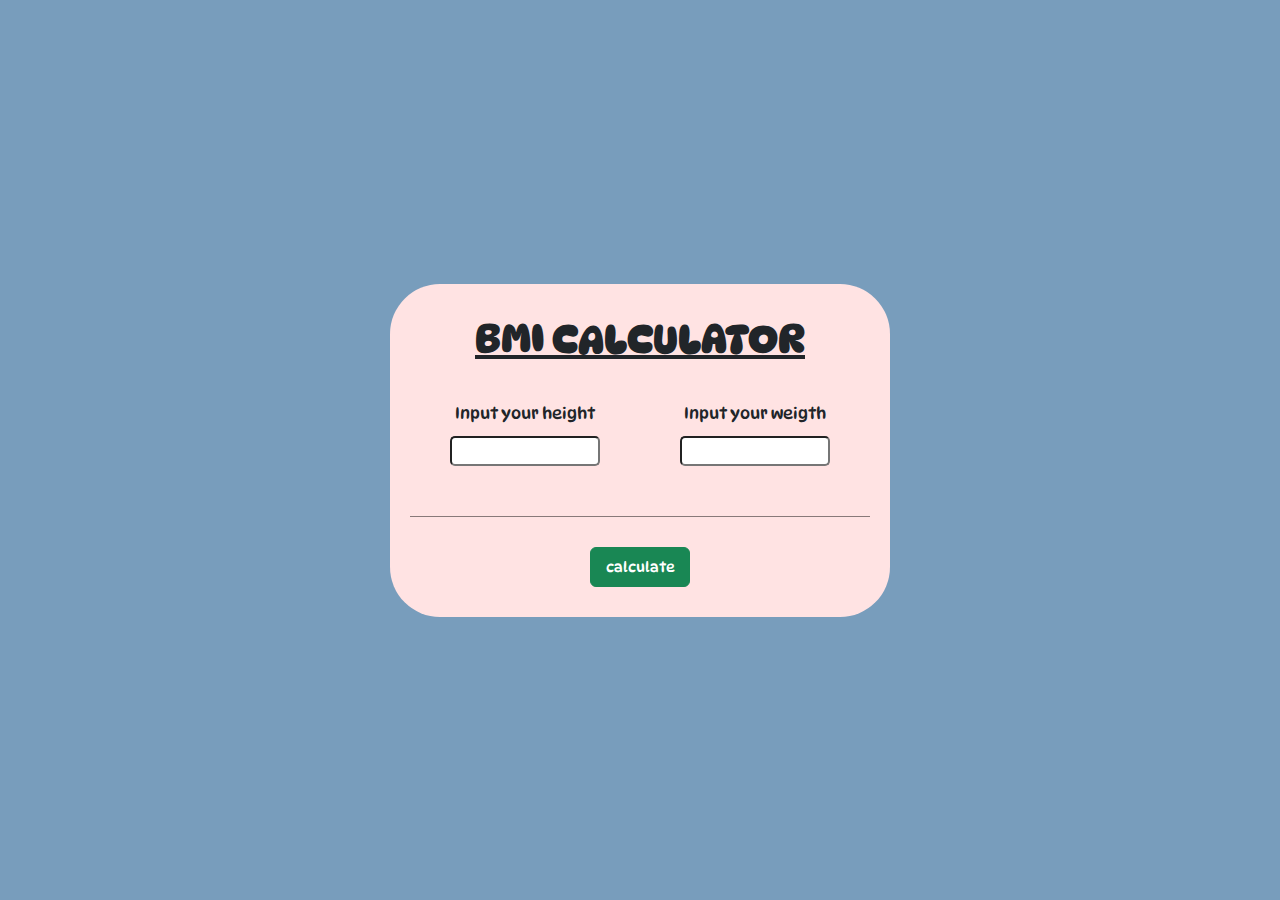
<file: bmi/main.html>
<!DOCTYPE html>
<html lang="en">

<head>
    <meta charset="UTF-8">
    <meta name="viewport" content="width=device-width, initial-scale=1.0">
    <title>BMI</title>
    <link rel="preconnect" href="https://fonts.googleapis.com">
    <link rel="preconnect" href="https://fonts.gstatic.com" crossorigin>
    <link href="https://cdn.jsdelivr.net/npm/bootstrap@5.3.3/dist/css/bootstrap.min.css" rel="stylesheet"
        integrity="sha384-QWTKZyjpPEjISv5WaRU9OFeRpok6YctnYmDr5pNlyT2bRjXh0JMhjY6hW+ALEwIH" crossorigin="anonymous">
    <link href="https://fonts.googleapis.com/css2?family=DynaPuff:wght@400..700&display=swap" rel="stylesheet">

    <link rel="stylesheet" href="./style.css">

</head>

<body>
    <div class="container">
        <h1><u>BMI CALCULATOR</u></h1>



        <form action="" class="input-container">
            <div class="flex">
                <div class="input-section">
                    <p>Input your height</p>
                    <input type="number" step="0.01" id="height">
                </div>
                <div class="input-section">
                    <p>Input your weigth</p>
                    <input type="number" step="0.01" id="weigth">
                </div>
            </div>
            <p id="output">aaa</p>
            <button type="submit" id='submitBtn' class="btn btn-success">calculate</button>

        </form>








    </div>
    <script src="./script.js"></script>
</body>

</html>

<!-- ☑ ต่ำกว่า 18.5 ถือว่าผอม
☑ 18.5 – 22.9 รูปร่างปกติ
☑ 23.0 – 24.9 มีน้ำหนักเกิน
☑ 25.0- 29.9 อยู่ในสภาวะอ้วน
☑ 30 ขึ้นไป ยู่ในสภาวะอ้วนอย่างมาก -->
</file>
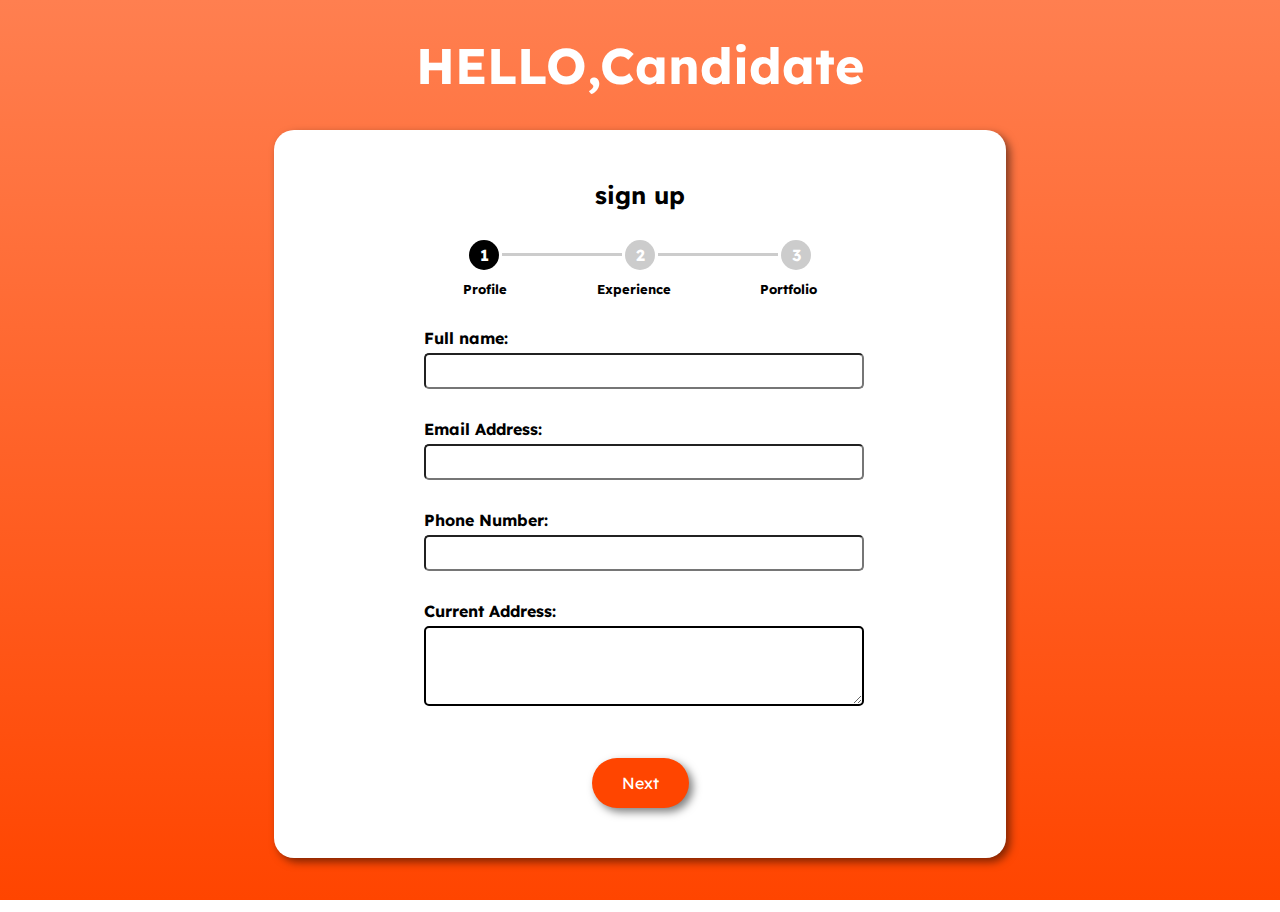
<file: register/main.html>
<!DOCTYPE html>
<html>

<head>
    <meta charset='utf-8'>
    <meta http-equiv='X-UA-Compatible' content='IE=edge'>
    <title>intern register</title>
    <meta name='viewport' content='width=device-width, initial-scale=1'>
    <link rel="stylesheet" type="text/css" media="screen" href="main.css">
    <link href="https://fonts.googleapis.com/css2?family=Lexend+Deca:wght@100..900&display=swap" rel="stylesheet">
    <script src="main.js"></script>
</head>

<body>
    <h1 id="title"> HELLO,Candidate</h1>
    <div id="block">
        <h2>sign up</h2>
        <div id="step">
            <div id="circlecurrentlystep">
                <h3 class="number">1</h3>
            </div>
            <div class="square"></div>
            <div class="circlestep">
                <h3 class="number">2</h3>
            </div>
            <div class="square"></div>
            <div class="circlestep">
                <h3 class="number">3</h3>
            </div>
        </div>

        <div id="labelnamecon">
            <div class="labelname">
                <h3 class="label">Profile</h3>
            </div>
            <div class="labelname">
                <h3 class="label">Experience</h3>
            </div>
            <div class="labelname">
                <h3 class="label">Portfolio</h3>
            </div>
        </div>

        <div id="form">
            <form action="step2.html" id="Profile" name="Profile">
                <h3 class="labelinput"> Full name: </h3>
                <input type="text" name="fullname" class="input" required><br>
                <h3 class="labelinput"> Email Address: </h3>
                <input type="email" name="email" class="input" required><br>
                <h3 class="labelinput"> Phone Number: </h3>
                <input type="number" name="phone" class="input" maxlength="10" required><br>
                <h3 class="labelinput"> Current Address: </h3>
                <textarea name="address" class="textarea" rows="4" cols="50" required></textarea><br><br>
                <input type="submit" name="next" class="button" value="Next">
            </form>
        </div>
        
    </div>
</body>
</file>
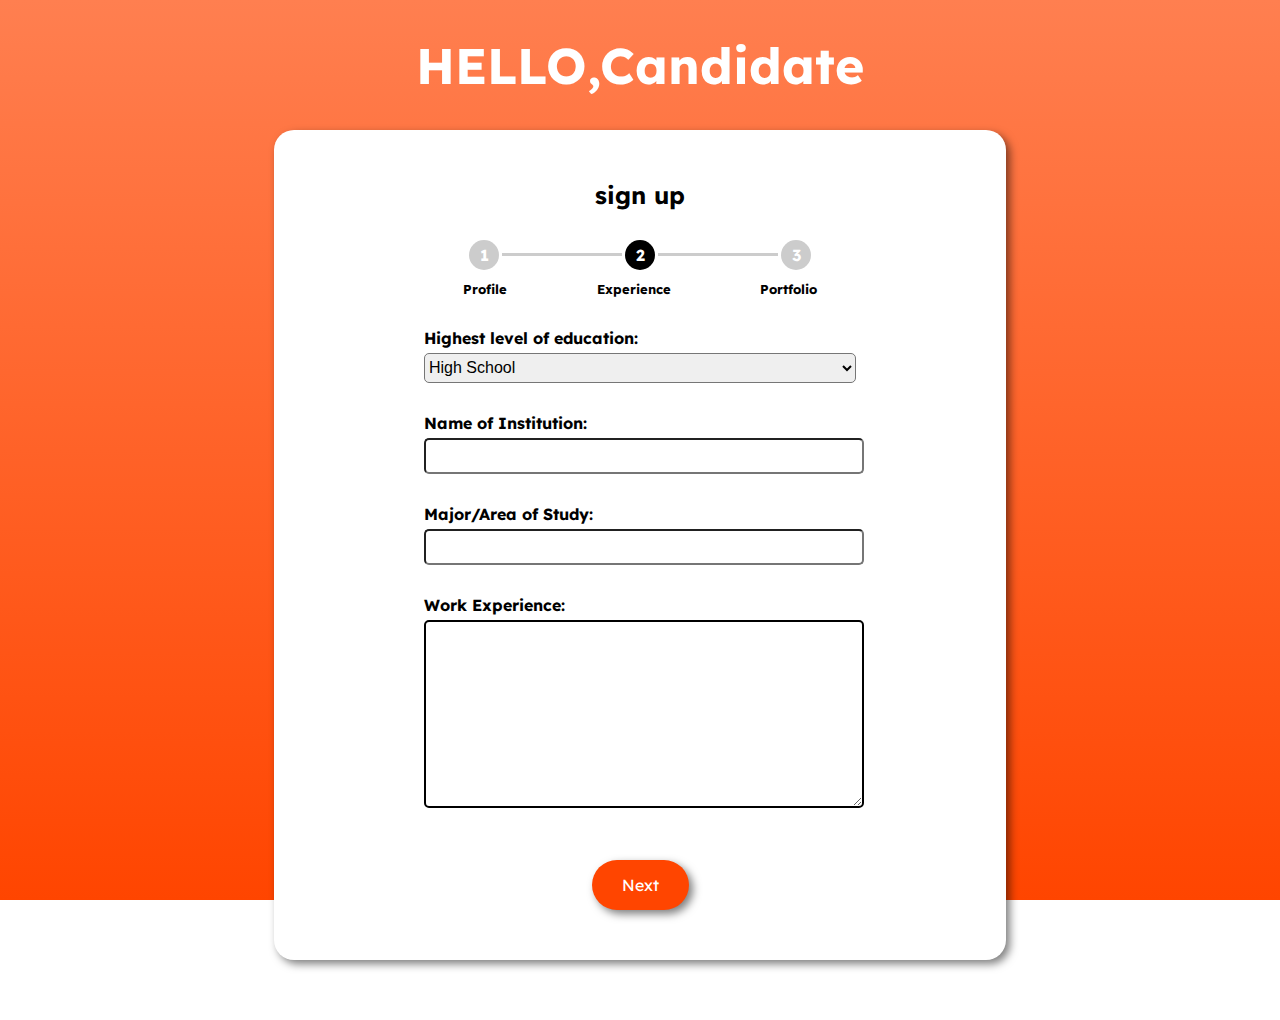
<file: register/step2.html>
<!DOCTYPE html>
<html>

<head>
    <meta charset='utf-8'>
    <meta http-equiv='X-UA-Compatible' content='IE=edge'>
    <title>intern register</title>
    <meta name='viewport' content='width=device-width, initial-scale=1'>
    <link rel="stylesheet" type="text/css" media="screen" href="main.css">
    <link href="https://fonts.googleapis.com/css2?family=Lexend+Deca:wght@100..900&display=swap" rel="stylesheet">
    <script src="main.js"></script>
</head>

<body>
    <h1 id="title"> HELLO,Candidate</h1>
    
    <div id="block">
        <h2>sign up</h2>
        <div id="step">
            <div class="circlestep">
                <h3 class="number">1</h3>
            </div>
            <div class="square"></div>
            <div id="circlecurrentlystep">
                <h3 class="number">2</h3>
            </div>
            <div class="square"></div>
            <div class="circlestep">
                <h3 class="number">3</h3>
            </div>
        </div>

        <div id="labelnamecon">
            <div class="labelname">
                <h3 class="label">Profile</h3>
            </div>
            <div class="labelname">
                <h3 class="label">Experience</h3>
            </div>
            <div class="labelname">
                <h3 class="label">Portfolio</h3>
            </div>
        </div>

        <div id="form">
            <form action="step3.html" id="Profile" name="Profile">

                <h3 class="labelinput"> Highest level of education: </h3>
                <select name="education" class="input" required>
                    <option value="high-school">High School</option>
                    <option value="associate">Associate Degree</option>
                    <option value="bachelor">Bachelor's Degree</option>
                    <option value="master">Master Degree</option>
                    <option value="phd">Ph. D.</option>
                    <option value="other">Other</option>
                </select>

                <h3 class="labelinput"> Name of Institution: </h3>
                <input type="text" name="university" class="input" required><br>
                <h3 class="labelinput"> Major/Area of Study: </h3>
                <input type="text" name="major" class="input" required><br>
                <h3 class="labelinput"> Work Experience: </h3>
                <textarea name="experience" class="textarea" rows="10" cols="50" required></textarea><br><br>
                <input type="submit" name="next" class="button" value="Next">
            </form>
        </div>

    </div>
</body>
</file>
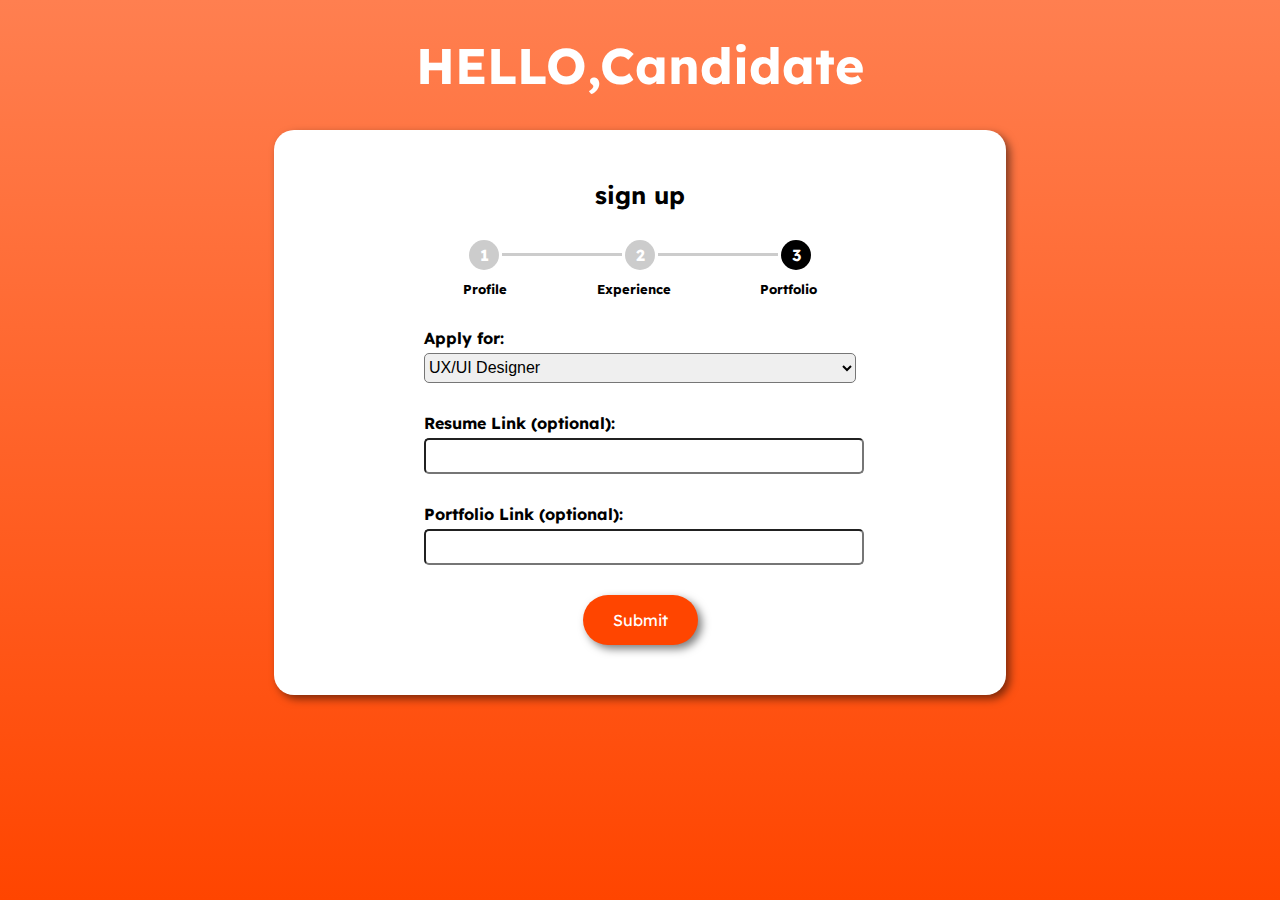
<file: register/step3.html>
<!DOCTYPE html>
<html>

<head>
    <meta charset='utf-8'>
    <meta http-equiv='X-UA-Compatible' content='IE=edge'>
    <title>intern register</title>
    <meta name='viewport' content='width=device-width, initial-scale=1'>
    <link rel="stylesheet" type="text/css" media="screen" href="main.css">
    <link href="https://fonts.googleapis.com/css2?family=Lexend+Deca:wght@100..900&display=swap" rel="stylesheet">
    <script src="main.js"></script>
</head>

<body>
    <h1 id="title"> HELLO,Candidate</h1>
    
    <div id="block">
        <h2>sign up</h2>
        <div id="step">
            <div class="circlestep">
                <h3 class="number">1</h3>
            </div>
            <div class="square"></div>
            <div class="circlestep">
                <h3 class="number">2</h3>
            </div>
            <div class="square"></div>
            <div id="circlecurrentlystep">
                <h3 class="number">3</h3>
            </div>
        </div>

        <div id="labelnamecon">
            <div class="labelname">
                <h3 class="label">Profile</h3>
            </div>
            <div class="labelname">
                <h3 class="label">Experience</h3>
            </div>
            <div class="labelname">
                <h3 class="label">Portfolio</h3>
            </div>
        </div>

        <div id="form">
            <form action="submit.html" id="Profile" name="Profile">

                <h3 class="labelinput"> Apply for: </h3>
                <select name="education" class="input" required>
                    <option value="uxui">UX/UI Designer</option>
                    <option value="frontend">Frontend Developer</option>
                    <option value="backend">Backend Developer</option>
                    <option value="full">Full Stack Developer</option>
                </select>
                <h3 class="labelinput"> Resume Link (optional): </h3>
                <input type="link" name="resume-link" class="input"><br>
                <h3 class="labelinput"> Portfolio Link (optional): </h3>
                <input type="link" name="portfolio-link" class="input"><br>
                <input type="submit" name="submit" class="button" value="Submit">
            </form>
        </div>

    </div>
</body>
</file>
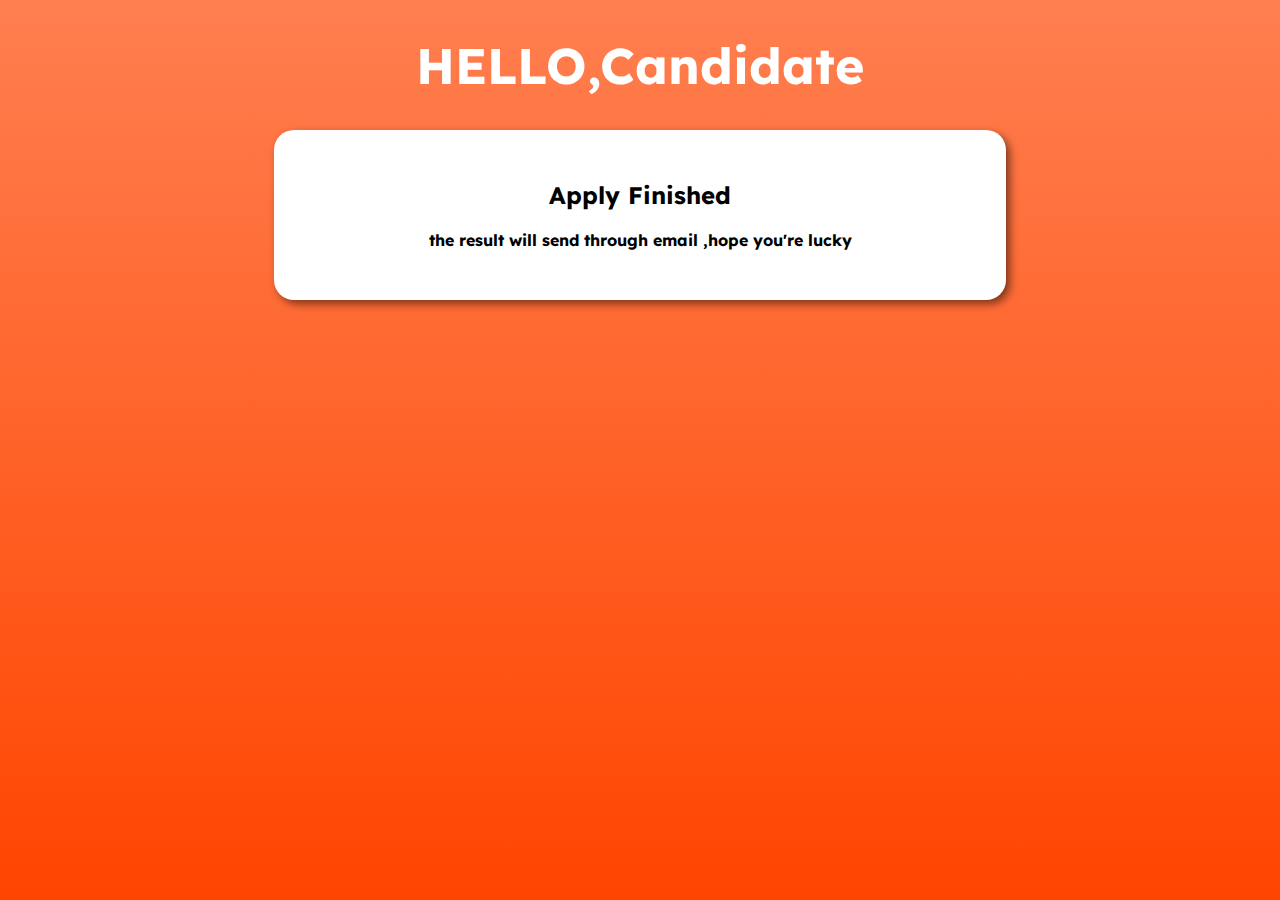
<file: register/submit.html>
<!DOCTYPE html>
<html>

<head>
    <meta charset='utf-8'>
    <meta http-equiv='X-UA-Compatible' content='IE=edge'>
    <title>intern register</title>
    <meta name='viewport' content='width=device-width, initial-scale=1'>
    <link rel="stylesheet" type="text/css" media="screen" href="main.css">
    <link href="https://fonts.googleapis.com/css2?family=Lexend+Deca:wght@100..900&display=swap" rel="stylesheet">
    <script src="main.js"></script>
</head>

<body>
    <h1 id="title"> HELLO,Candidate</h1>
    
    <div id="block">
        <h2>Apply Finished</h2>
        <h3>the result will send through email ,hope you're lucky</h3>
    

    </div>
</body>
</file>
<file: main.css>
body {
    margin: 0;
    padding: 0;
    font-family: "Inter", sans-serif;
    background-color: #FAF7F0;
}

* {
    box-sizing: border-box;
}

.page {
    display: flex;
    flex-direction: column;
    width: 100vw;
}

.black {
    background-color: #4A4947;
}

.cream {
    background-color: #D8D2C2;
}

.white {
    background-color: #FAF7F0;
}

.black-text {
    color: #4A4947;
}

.white-text {
    color: #FAF7F0;
}

.cream-text {
    color: #D8D2C2;
}

.container-padding {
    width: 100%;
    padding: 105px 114px;
    min-width: 780px;
}

.text-size-48 {
    font-size: 48px;
    font-weight: 700;
    text-shadow:
        -2px -2px 0 #4A4947,
        2px -2px 0 #4A4947,
        -2px 2px 0 #4A4947,
        2px 2px 0 #4A4947;
}

.text-size-26 {
    font-size: 26px;
}

.text-size-16 {
    font-size: 16px;
    font-weight: 400;
}
.page{
    min-width: 786px;
}

.nav-container {
    width: 100%;
    padding-top: 0;
    padding-bottom: 0;
    height: 61px;
    position: sticky;
    top: 0;
    z-index: 1;
}

.nav-content {
    display: flex;
    align-items: center;
    width: 100%;
    height: 100%;
    margin: 0;
    padding: 0;
}

.nav-content>ul {
    display: flex;
    justify-content: start;
    align-items: center;
    width: 100%;
    height: 100%;
    margin: 0;
    padding: 0;
    list-style-type: none;
    gap: 60px;
}

.nav-content>ul>li>a {
    color: white;
    text-decoration: none;
}

.nav-content>ul>li>a:hover {
    color: rgb(192, 191, 191);
}

.header-container {
    display: flex;
    align-items: center;
    background-image: url(image/header-bg.png);
    background-size: cover;
    background-position: center;
    height: 530px;
}

.header-content {
    width: 100%;
    animation: header-slide 1s ease-out;
}

.header-content div:first-child {
    width: 284px;
    padding-bottom: 28px;
    margin-bottom: 37px;
    color: rgba(255, 255, 255, 0.8);
    border-bottom: 1px solid rgba(255, 255, 255, 0.8);
}

@keyframes header-slide{
    from{
        padding-left: 100px;
        opacity: 0;
    }
    to{
        opacity: 1;
        padding-left: 0;
    }
}

.name {
    letter-spacing: 2px;
    color: white;
}

.name:nth-child(3) {
    margin-bottom: 37px;
}

.know-me-button {
    width: fit-content;
    height: fit-content;
    padding: 20px 27px;
    border-radius: 50px;
    background-color: transparent;
    border: 2px solid rgba(255, 255, 255, 0.6);
    text-decoration: underline;
    color: rgba(255, 255, 255, 0.60);
    font-weight: 300;
    box-shadow: 2px 2px 4px rgba(0, 0, 0, 0.25);
    margin-bottom: 20px;
    cursor: pointer;
}

.know-me-button:hover {
    border: 2px solid white;
    color: white;
}

.header-contact {
    display: flex;
    align-items: center;
    padding-left: 20px;
    gap: 5px;
}

.header-contact img {
    opacity: 0.5;
}

.header-contact>a {
    text-decoration: none;
}

.header-contact>a>img:hover {
    opacity: 1;
}

.header-contact>a:nth-of-type(2):hover {
    position: relative;
}

.header-contact>a:nth-of-type(2):hover::after {
    content: attr(data-copied);
    display: block;
    position: absolute;
    font-size: 10px;
    bottom: -21px;
    left: -29px;
    width: 70px;
    height: fit-content;
    background-color: rgba(0, 0, 0, 0.5);
    text-align: center;
    color: rgba(255, 255, 255, 0.5);
    padding: 5px;
    border-radius: 15px;


}

.about-me-container {
    background-color: transparent;
}

.about-me-content {
    width: 100%;
    display: flex;
    justify-content: center;
    flex-wrap: wrap;
    gap: 40px 82px;
}

.about-me-image {
    display: flex;
    width: 407px;
    min-width: 407px;
}

.about-me-image img {
    width: 100%;
}

.about-me-text {
    flex: 1;
    max-width: 569px;
    min-width: 407px;
}

.about-me-text div:first-child {
    margin-bottom: 50px;
}


.about-me-text div:nth-of-type(2) {
    margin-bottom: 70px;
}

@media (max-width:1123px) {
    .about-me-text {
        text-align: center;
    }

    .about-me-text div:first-child {
        margin-bottom: 30px;
    }

    .about-me-text div:nth-of-type(2) {
        margin-bottom: 20px;
    }
}


.skill-container {
    text-align: center;
}

.skill-content {
    display: flex;
    flex-direction: column;
    gap: 76px;

}

.skills {
    display: flex;
    flex-direction: row;
    justify-content: center;
    list-style-type: none;
    padding: 0;
    margin: 0;
    flex-wrap: wrap;
    gap: 40px 77px;
    height: auto;
}

.skills>li>div {
    flex: 1;
    display: flex;
    flex-direction: column;
    justify-content: start;
    align-items: center;
    border-radius: 20px;
    border: 1px solid #4A4947;
    padding: 40px 25px;
    max-width: 352px;
    min-width: 280px;
    height: auto;
    min-height: 413.600px;
}

.skills>li>div>img {
    width: 120px;
    height: 120px;
    margin-bottom: 40px;
}

.skills>li>div>span:first-of-type {
    text-decoration: underline;
    margin-bottom: 30px;
}

.skills>li>div>span:nth-of-type(2) {
    margin-bottom: 10px;
}

.project-content {
    display: flex;
    flex-direction: column;
    align-items: center;
}

.project-list {
    /*ul*/
    display: flex;
    flex-wrap: wrap;
    justify-content: center;
    width: 90%;
    gap: 40px 52px;
    padding-left: 0;
    list-style-type: none;
    margin-top: 72px;

}

.project-list li {
    flex: 1;
    max-width: 350px;
    min-width: 350px;
}

.project-list li:hover {
    box-shadow: 4px 4px 15px rgba(0, 0, 0, 0.3);
    transform: scale(1.005);
    transition: transform 0.1s ease;
}

.project-list>li>a {
    text-decoration: none;
    color: black;
}

.project-image {
    background-color: #E98888;
    width: 100%;
    height: 250px;
    border: 1px solid #4A4947;
    overflow: hidden;

}

.project-image img {
    width: 100%;
    height: 100%;
    object-fit: cover;
}

.project-text {
    display: flex;
    flex-direction: column;
    width: 100%;
    gap: 5px;
    justify-content: center;
    padding: 25px;
    border: 1px solid #4A4947;
    border-top: 0;
    background-color: white;

}

.project-text span{
    white-space: nowrap;
    overflow: hidden;
    text-overflow: ellipsis;
}
.seemore {
    margin-top: 50px;
    text-align: center;
    width: 100%;
}

.seemore a {
    color: black;
}

.seemore a:hover {
    color: rgba(0, 0, 0, 0.528);
}


.contact-container {
    text-align: center;
}

.contact-list {
    display: flex;
    flex-direction: column;
    gap: 20px;
}

.contact-content {
    display: flex;
    flex-wrap: wrap;
    justify-content: center;
    align-items: center;
    gap: 68px;
}

.contact-detail {
    display: flex;
    align-items: center;
    justify-content: left;
    gap: 40px;
    width: 598px;
    height: 100px;
    border: 1px solid #4A4947;
    padding-left: 56px;
}

.footer-container {
    display: flex;
    align-items: center;
    justify-content: center;
    padding-top: 0;
    padding-bottom: 0;
    height: 61px;
}

.css{
    background-color: #b2ebe0;
    width: fit-content;
    padding: 2px 9px;
    border-radius: 50px;
    font-size: 13px;
    color: #0b7461d6;
    margin-right: 5px;
}
.html{
    background-color: #f6b6b6;
    width: fit-content;
    padding: 2px 9px;
    border-radius: 50px;
    font-size: 13px;
    color: #9635358b;
    margin-right: 5px;
}
.javascript{
    background-color: #f5f1b3;
    width: fit-content;
    padding: 2px 9px;
    border-radius: 50px;
    font-size: 13px;
    color: #837e31c4;
    margin-right: 5px;
}
.react{
    background-color: #0a6ad141;
    width: fit-content;
    padding: 2px 9px;
    border-radius: 50px;
    font-size: 13px;
    color: #0a6ad1;
    margin-right: 5px;
}
.typescript{
    background-color: #6aa8eb7d;
    width: fit-content;
    padding: 2px 9px;
    border-radius: 50px;
    font-size: 13px;
    color: #3178c6;
    margin-right: 5px;
}

.skill-text{
    margin-top:2px;
}

#contact-bar{
    cursor: pointer;
}
</file>
<file: portfolioPage.css>
body {
    margin: 0;
    padding: 0;
    font-family: "Inter", sans-serif;
    background-color: #FAF7F0;
}

.project-content {
    display: flex;
    flex-direction: row;
    justify-content: center;
    align-items: center;
}

.project-list-portfolio {
    /*ul*/
    display: flex;
    flex-wrap: wrap;
    justify-content: center;
    width: 90%;
    max-width: 1666px;
    gap: 40px 52px;
    padding-left: 0;
    list-style-type: none;
}

.project-list-portfolio li {
    flex: 1;
    max-width: 350px;
    min-width: 350px;
}

.project-list-portfolio li:hover {
    box-shadow: 4px 4px 15px rgba(0, 0, 0, 0.3);
    transform: scale(1.005);
    transition: transform 0.1s ease;
}

.project-list-portfolio>li>a {
    text-decoration: none;
    color: black;
}

.container-padding-portfolio {
    padding: 10px 114px;
}

.title-port {
    width: 100%;
    text-align: center;
    margin: 30px 0;
    text-decoration: underline;
    font-size: 26px;
}


















/* .search-bar {
    margin-top: 30px;
    display: flex;
    align-items: center;
    width: 100%;
    height: 50px;
    padding: 0 100px;
}

.filter {
    width: 200px;
    height: 80%;
    margin-left: 10px;
}

.filter-button {
    width: 100%;
    height: 100%;
    background-color: transparent;
    border: 2px solid #4A4947;
    font-weight: 500;
    box-shadow: 2px 2px 4px rgba(0, 0, 0, 0.25);
    cursor: pointer;
    font-family: "Inter", sans-serif;
    font-size: 15px;
}

.filter-button:hover {
    border: 2px solid #4a4947af;
    color: #4a4947af;
}

.skillList {
    display: block;
    width: fit-content;
    background-color: transparent;
    padding: 15px;
    border: 2px solid #4A4947;
    background-color: white;
    border-top: transparent;
    font-size: 13px;
}

label {
    display: flex;
    align-items: center;
} */
</file>
<file: resume.css>
.resumeContent{
    display: flex;
    flex-direction: column;
    justify-content: center;
    align-items: center;
}
h1{
    font-size: 26px;
    margin: 60px 0;
    text-decoration: underline;
    color: #4A4947;
}
.resumeContent>img{
   width: 80%;
   margin: 20px;
   padding: 0 50px;
}
</file>
<file: airbnb-clone/style.css>
html,
body {
    padding: 0;
    margin: 0;
    font-family: 'Roboto', sans-serif;

}

* {
    box-sizing: border-box;
}

.container {
    width: 100%;
}

.title-container {
    width: 100%;
    height: auto;
    background-color: black;
    text-align: center;
    padding: 20px 0;
}

.title-container a {
    max-width: 90%;
    margin: auto;
    display: block;
    text-wrap: nowrap;
    overflow: hidden;
    text-overflow: ellipsis;
    color: #DDDDDD;
    font-size: 1rem;
}


.header-container {
    width: 100%;
    background-image: url(image/Background\ Image.webp);
    background-repeat: no-repeat;
    background-size: cover;
    background-position: center;
    height: 725px;
}

.menu-container {
    width: 90%;
    margin: auto;
    display: grid;
    grid-template-columns: 1fr 1fr 1fr;
    padding-top: 20px;
    padding-bottom: 20px;
}

.logo {
    display: flex;
    justify-content: start;
    align-items: center;
}

.logo a {
    display: flex;
    align-items: center;
    gap: 5px;
    font-size: 22px;
    color: white;
    font-weight: bold;
    text-decoration: none;
}

.menu {
    flex: 1;
    justify-content: center;
    display: flex;
    align-items: center;
    gap: 20px;
}

@media (max-width:1008px) {
    .menu {
        display: none;
    }

    .menu-container {
        grid-template-columns: auto auto;
    }
}


@media (max-width:470.400px) {
    .profile>:first-child {
        display: none;
    }
}

.menu a {
    color: white;
    font-size: 18px;
    border-bottom: 1px solid transparent;
    text-decoration: none;
    padding: 10px;
}

.menu a:hover {
    border-bottom: 1px solid white;
}

.profile {
    display: flex;
    justify-content: end;
    align-items: center;
    gap: 10px;
}

.profile a {
    color: white;
    text-decoration: none;
    padding: 10px;
}

.profile a:last-child {
    background-color: #DDDDDD;
}

.profile a:hover {
    background-color: #b5b5b571;
    border-radius: 50px;
}

.profile button {
    padding: 5px 10px;
    height: auto;
    width: 77px;
    border: 1px solid transparent;
    border-radius: 50px;
    cursor: pointer;
}

.filter-container {
    display: flex;
    justify-content: center;
    width: 100%;
    margin-top: 20px;
}

.filter {
    display: flex;
    justify-content: space-between;
    width: auto;
    background-color: white;
    border-radius: 50px;
    border: none;
    overflow: hidden;
    padding: 5px 15px;

}

.filter-content {
    display: flex;
    align-items: center;
    padding: 5px 0;
    cursor: pointer;
    padding: 10px 0px 10px 10px;
}

.filter-content:hover {
    background-color: #b5b5b571;
    border-radius: 50px;
}

.filter-fill {
    width: 100%;
    padding-right: 20px;
    border-right: 1px solid lightgray;
}

.filter-content:nth-child(4)>.filter-fill {
    border-right: 1px solid transparent;
}



.filter-fill:hover {
    border-right: 1px solid transparent;
}

.filter-fill a {
    display: flex;
    flex-direction: column;
    padding-left: 20px;
    color: black;
    text-decoration: none;
}

.filter input {
    border: none;
    background-color: transparent;
}

.filter span {
    margin-bottom: 2px;
}

.filter-content1 {
    display: flex;
    justify-content: center;
    align-items: center;
    padding: 5px 0;
    cursor: pointer;
    width: 50px;

}

.filter-content1 button {
    background-color: #fa215b;
    padding: 15px 15px;
    border-radius: 50%;
    border: none;
    cursor: pointer;
}

.filter-content1 button:hover {
    background-color: #d61c4e;
}

.span-search {
    display: none;
}


@media (max-width:919.200px) {
    .span-search {
        display: block;
        width: 100%;
        text-align: center;
        color: rgba(0, 0, 0, 0.356);
    }

    .filter {
        width: 80%;
        display: flex;
        justify-content: center;
        align-items: center;

    }

    .filter-content {
        display: none;
    }

    .filter-content1 {
        justify-content: end;
    }

}

.header-text {
    display: flex;
    flex-direction: column;
    justify-content: center;
    height: auto;
    padding-left: 50px;
    margin-top: 150px;
    /* background-color: rebeccapurple; */
}

.header-text>h1 {
    max-width: 450px;
    font-size: 58px;
    color: white;
    margin-bottom: 15px;
}

@media (max-width:365.600px) {
    .header-text>h1 {
        font-size: 48px;
    }
}

.header-text button {
    width: fit-content;
    padding: 8px 20px;
    border-radius: 10px;
    background-color: white;
    font-weight: bold;
    border: none;
}

.suggestion-container {
    padding: 0 80px;
    margin: 50px 0 10px 0;
    display: flex;
    justify-content: center;
}

.suggestion {
    display: flex;
    flex-wrap: wrap;
    justify-content: start;
    list-style-type: none;
    padding: 0;
    justify-content: space-around;
}

.suggestion>li {
    min-width: 240px;
}

.suggestion>li>a {

    display: flex;
    align-items: center;
}

.suggestion img {
    width: 70px;
    height: 70px;
    border-radius: 10px;
}

.suggestion a {
    color: black;
    text-decoration: none;
}

.suggestion li {
    width: 25%;
    margin: 10px 0;
}

.suggestion-text {
    display: flex;
    flex-direction: column;
    margin-left: 20px;
}

.suggestion-text span:first-child {
    font-weight: bold;
}

.accomodations-container {
    display: flex;
    flex-direction: column;
    width: 100%;
    padding: 0 80px;
    margin: 10px 0;
}

.accomodations-container>h1 {
    margin-bottom: 0;
    font-size: 32px;
}

.accomodations {
    display: flex;
    flex-wrap: wrap;
    justify-content: space-between;
    list-style-type: none;
    width: 100%;
    height: auto;
    padding: 0;

}

@media (max-width:524px) {
    .accomodations {
        justify-content: center;
    }

    .accomodations-container>h1 {
        text-align: center;
    }

}

.accomodations a {
    min-width: 182px;
    width: 25%;
    text-decoration: none;
    padding-right: 10px;
}

.accomodations>a>li {
    display: flex;
    flex-direction: column;
    width: 100%;
    height: auto;

}

.accomodations>a>li>img {
    border-radius: 10px;
}

.accomodations>a>li>span {
    color: black;
    font-weight: bold;
    padding: 10px 0;
}


.activities-container {
    width: 100%;
    background-color: black;
    color: white;
    padding: 10px 80px;
}

.activities-container h1 {
    font-size: 32px;
    margin-bottom: 0;
}

.activities-container span {
    font-size: 14px;
    font-weight: 400;
}

.activities {
    display: flex;
    flex-wrap: wrap;
    width: 100%;
    height: auto;
    list-style-type: none;
    padding: 0;
    margin-bottom: 50px;
}

.activities li {
    flex: 1;
    margin-bottom: 10px;
}

.activities>li>a {
    display: flex;
    flex-direction: column;
    text-decoration: none;
    color: white;
    padding-right: 10px;
}

.activities>li>a>img {
    border-radius: 10px;
    width: 100%;
    margin-bottom: 5px;
}

.activities>li>a>span:first-of-type {
    font-weight: bold;
    font-size: 18px;
}

.host-container {
    width: 100%;
    padding: 0 80px;
    height: auto;
    margin: 50px 0;
}

.host-container h1 {
    font-size: 32px;
    margin: 0;

}

.host {
    display: flex;
    flex-wrap: wrap;
    list-style-type: none;
    padding: 0;
    width: 100%;
    height: auto;
}

.host>li {
    flex: 1;
    padding-right: 13px;
    font-weight: bold;
    margin-bottom: 20px;
}

.host>li>a {
    display: flex;
    flex-direction: column;
    text-decoration: none;
    color: black;

}

.host>li>a>img {
    width: 100%;
    border-radius: 10px;
    margin-bottom: 10px;
}

.footer-container {
    display: flex;
    flex-direction: column;
    width: 100%;
    padding: 20px 80px;
    height: auto;
    background-color: #F7F7F7;
    border-top: 1px solid #DDDDDD;
}

.footer-content {
    display: flex;
    flex-wrap: wrap;
    justify-content: space-between;
    width: 100%;
    height: auto;
    padding: 10px 0;
    /* border-bottom: 1px solid #DDDDDD; */
    gap: 10px;
}

h6 {
    margin: 10px 0;
    font-size: 12px;
    font-weight: bold;
}

.footer-content1 {
    flex: 1;
    display: flex;
    flex-direction: column;
    width: 100%;
    padding-bottom: 20px;
    border-bottom: 1px solid #DDDDDD;
}

.footer-content1 a {
    text-decoration: none;
    color: black;
    font-size: 14px;
    margin: 2px 0;
    margin: 5px 0;
    text-wrap: nowrap
}

.footer-content1 a:hover {
    text-decoration: underline;
}

.contact {
    display: flex;
    flex-wrap: wrap;
    justify-content: space-between;
    width: 100%;
    height: auto;
    padding: 10px 0;
    font-size: 14px;
}
@media (max-width:901.600px) {
   .contact{
    justify-content: center;
   }
    .contact-text{
        text-align: center;
        width: 100%;
        margin-bottom: 10px;
    }
    .adjust{
        justify-content: center;
    }
}
.contact-text a {
    text-decoration: none;
    color: black;
}

.contact a:not(:last-of-type):after {
    content: "•";
    font-size: 10px;
    margin-left: 2px;
}

.contact-text a:hover {
    text-decoration: underline;
}

.contact-text img {
    width: 16px;
    height: 16px;
    margin: 0 5px;
    cursor: pointer;
}

.adjust {
    display: flex;
    gap: 10px;
    align-items: center;
}
</file>
<file: bmi/style.css>
body {
    display: flex;
    justify-content: center;
    align-items: center;
    height: 100vh;
    font-family: "DynaPuff", serif;
    background-color: #789DBC;
    padding: 0 10%;
    box-sizing: border-box;

}

/* ฟ้า 789DBC
ชมพู FFE3E3
ครีม FEF9F2
เขียวC9E9D2

*/
.container {
    /* text-align: center; */
    width: 500px;
    height: fit-content;
    background-color: #FFE3E3;
    border-radius: 50px;
    padding: 30px 20px;
}

h1 {
    text-align: center;
    margin-bottom: 30px;
    font-weight: 800;
}

.input-container {
    display: flex;
    flex-wrap: wrap;
    flex-direction: row;
    justify-content: center;

}

input {
    border-radius: 5px;
    height: 30px;
    width: 150px;
    text-align: center;
    font-size: 20px;
    margin-bottom: 50px;
}

.input-section {
    display: flex;
    justify-content: center;
    flex-wrap: wrap;
    width: 50%;
    /* background-color: rebeccapurple; */
    border-bottom: 1px solid rgba(0, 0, 0, 0.467);
}

.input-container button {
    margin-top: 30px;
    width: 100px;
    height: 40px;
    font-size: 14px;

}


p {
    margin: 10px;
}

#output {
    width: 100%;
    text-align: center;
    background-color: lightcoral;
    height: fit-content;
    margin: 0;
    display: none;
    background-color: #C9E9D2;

}

.flex {
    display: flex;
    flex-direction: row;
}

@media (max-width:620px) {
    .flex {
        flex-direction: column;
        justify-content: center;
        align-items: center;
        text-align: center;
        gap: 20px;
        margin-bottom: 20px;
    }

    .input-section {
        width: 100%;
        display: flex;
        align-items: center;
        justify-content: center;
        height: fit-content;
        border-bottom: none !important;

    }

    .input-section>p {
        margin-bottom: 0;
        margin-top: 0;
    }

    .input-section>input {
        margin: 0;

    }
    input{
        margin-bottom: 0 !important;
    }
}
</file>
<file: register/main.css>
body {
    background-image: linear-gradient(to bottom, #FF7F50, #FF4500);
    background-attachment: fixed;
}

#title {
    color: white;
    text-align: center;
    font-family: 'Lexend Deca', 'Times New Roman', Times, serif;
    font-size: 50px;
}

h2 {
    font-family: 'Lexend Deca', 'Times New Roman', Times, serif;
    size: 120px;
}

.number {
    display: inline;
    text-align: center;
    font-family: 'Lexend Deca', 'Times New Roman', Times, serif;
    color: white;
    margin: 0;
}

.label {
    display: inline;
    text-align: center;
    font-family: 'Lexend Deca', 'Times New Roman', Times, serif;
    font-size: 13px;
    color: black;
    margin: 0;
}

h3 {
    display: inline;
    text-align: left;
    font-family: 'Lexend Deca', 'Times New Roman', Times, serif;
    font-size: 16px;
    color: black;
    margin: 0;
}

#container {
    display: flex;
    align-items: center;
    /* จัดข้อความให้อยู่ตรงกลางในแนวตั้ง */
    justify-content: center;
    /* จัดข้อความให้อยู่ตรงกลางในแนวนอน */
}

#block {
    display: block;
    background-color: white;
    width: 50%;
    text-align: center;
    border-radius: 20px;
    margin: 0 auto;
    padding: 50px;
    padding-top: 30px;
    box-shadow: 4px 4px 8px rgba(0, 0, 0, 0.5);
    margin-bottom: 50px;
}

#step {
    display: flex;
    /*ทำให้อยู่บรรทัดเดียวกัน*/
    height: auto;
    justify-content: center;
    align-items: center;
    padding-top: 10px;
    padding-bottom: 10px;
    gap: 3px;
}

.circlestep {
    display: flex;
    width: 30px;
    height: 30px;
    background-color: rgb(204, 204, 204);
    border-radius: 100%;
    text-align: center;
    align-items: center;
    justify-content: center;
}

#circlecurrentlystep {
    display: flex;
    width: 30px;
    height: 30px;
    background-color: black;
    /*rgb(204, 204, 204)*/
    border-radius: 100%;
    text-align: center;
    align-items: center;
    justify-content: center;
}

.square {
    background-color: rgb(204, 204, 204);
    display: inline-block;
    flex-wrap: wrap;
    flex-direction: column;
    align-items: center;
    width: 120px;
    height: 3px;
    margin: 0;
    padding: 0;
}

.labelnamecon {
    display: flex;
    text-align: center;
    align-items: center;
}

.labelname {
    display: inline;
    text-align: center;
    align-items: center;
    justify-content: center;
    padding: 0;
    /* margin: 45px; */
    margin-left: calc(30px + 1vw);
    margin-right: calc(30px + 1vw);
}

#form {
    margin-top: 30px;
    padding-left: 100px;
    padding-right: 100px;

}

.labelinput {
    text-align: left;
    display: flex;
    font-family: 'Lexend Deca', 'Times New Roman', Times, serif;
    font-size: 16px;
    color: black;
    margin: 0;
}

.input {
    text-align: left;
    align-items: left;
    width: 100%;
    height: 30px;
    margin-top: 5px;
    border-radius: 5px;
    font-size: 16px;
    margin-bottom: 30px;
}

.textarea {
    text-align: left;
    align-items: left;
    width: 100%;
    margin-top: 5px;
    border-radius: 5px;
    border: 2px solid black;
    font-size: 16px;
    margin-bottom: 30px;
}

.button {
    background-color: #FF4500;
    font-family: 'Lexend Deca', 'Times New Roman', Times, serif;
    font-size: 16px;
    border: none;
    border-radius: 50px;
    font-style: bold;
    color: #FFFFFF;
    padding-left: 30px;
    padding-right: 30px;
    padding-top: 15px;
    padding-bottom: 15px;
    box-shadow: 4px 4px 8px rgba(0, 0, 0, 0.5);
    gap: 100px;
}

.button:hover {
    background-color: #FF4500;
    transform: scale(1.05);
}

.button:active {
    background-color: #FF4500;
    transform: scale(0.98);
}

/* 830 */

@media screen and (max-width : 831px) {

    #title {
        font-size: 50px;
    }

    .square {
        width: 75px;
    }

    .labelname {
        margin: 22px;
    }

    #form {
        padding-left: 55px;
        padding-right: 55px;
    }


}



/* 768px */

@media screen and (max-width : 768px) {

    #title {
        font-size: 50px;
    }

    #block {
        width: 70%;
    }

    .square {
        width: 75px;
    }

    .labelname {
        margin: 22px;
    }

    #form {
        padding-left: 55px;
        padding-right: 55px;
    }


}

/* 512px */

@media screen and (max-width : 512px) {

    #title {
        font-size: 40px;
    }

    #block {
        width: 70%;
    }

    .square {
        width: 55px;
    }

    .labelname {
        margin: 16px;
    }

    #form {
        padding-left: 20px;
        padding-right: 20px;
    }

}

@media (max-width:419.200px) {
    #title{
        font-size: 30px;
    }
    #labelnamecon{
        display: none;
    }
    #block{
        padding: 20px;
        margin: auto
    }
}
</file>
